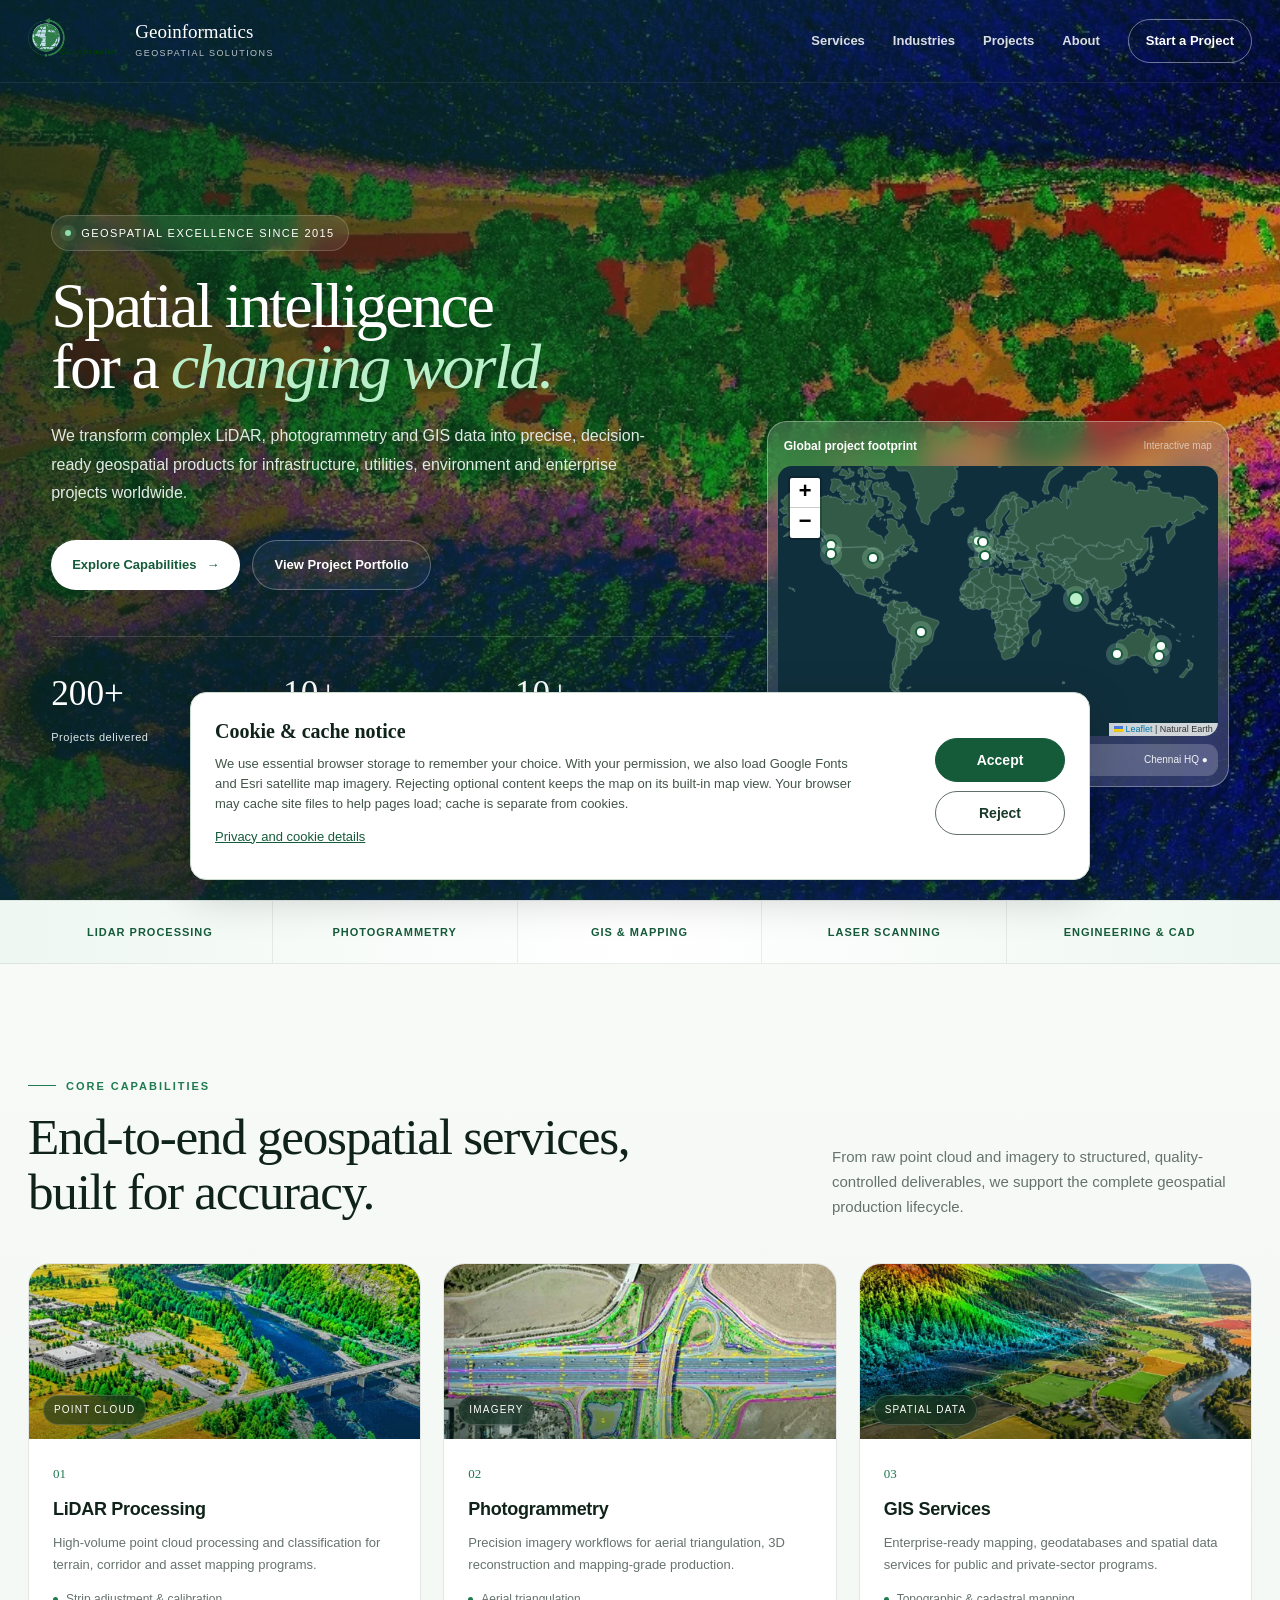
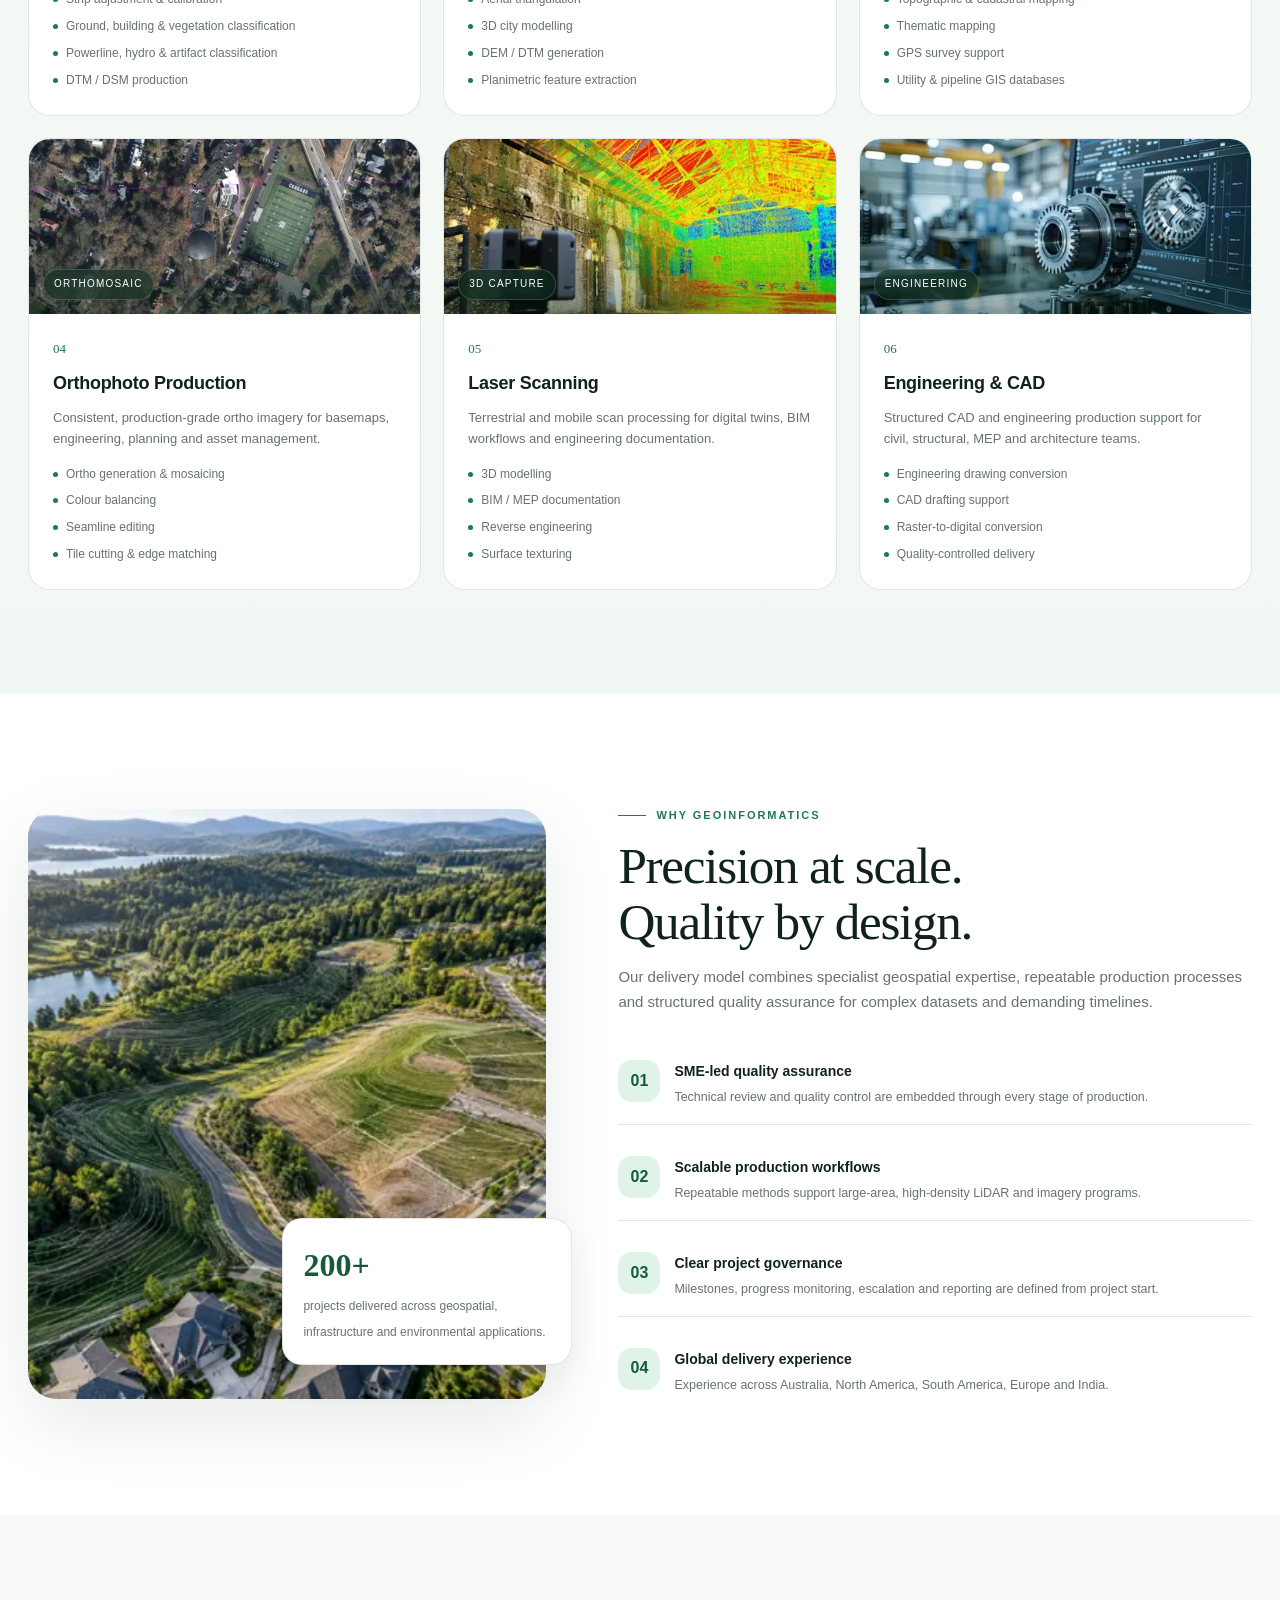
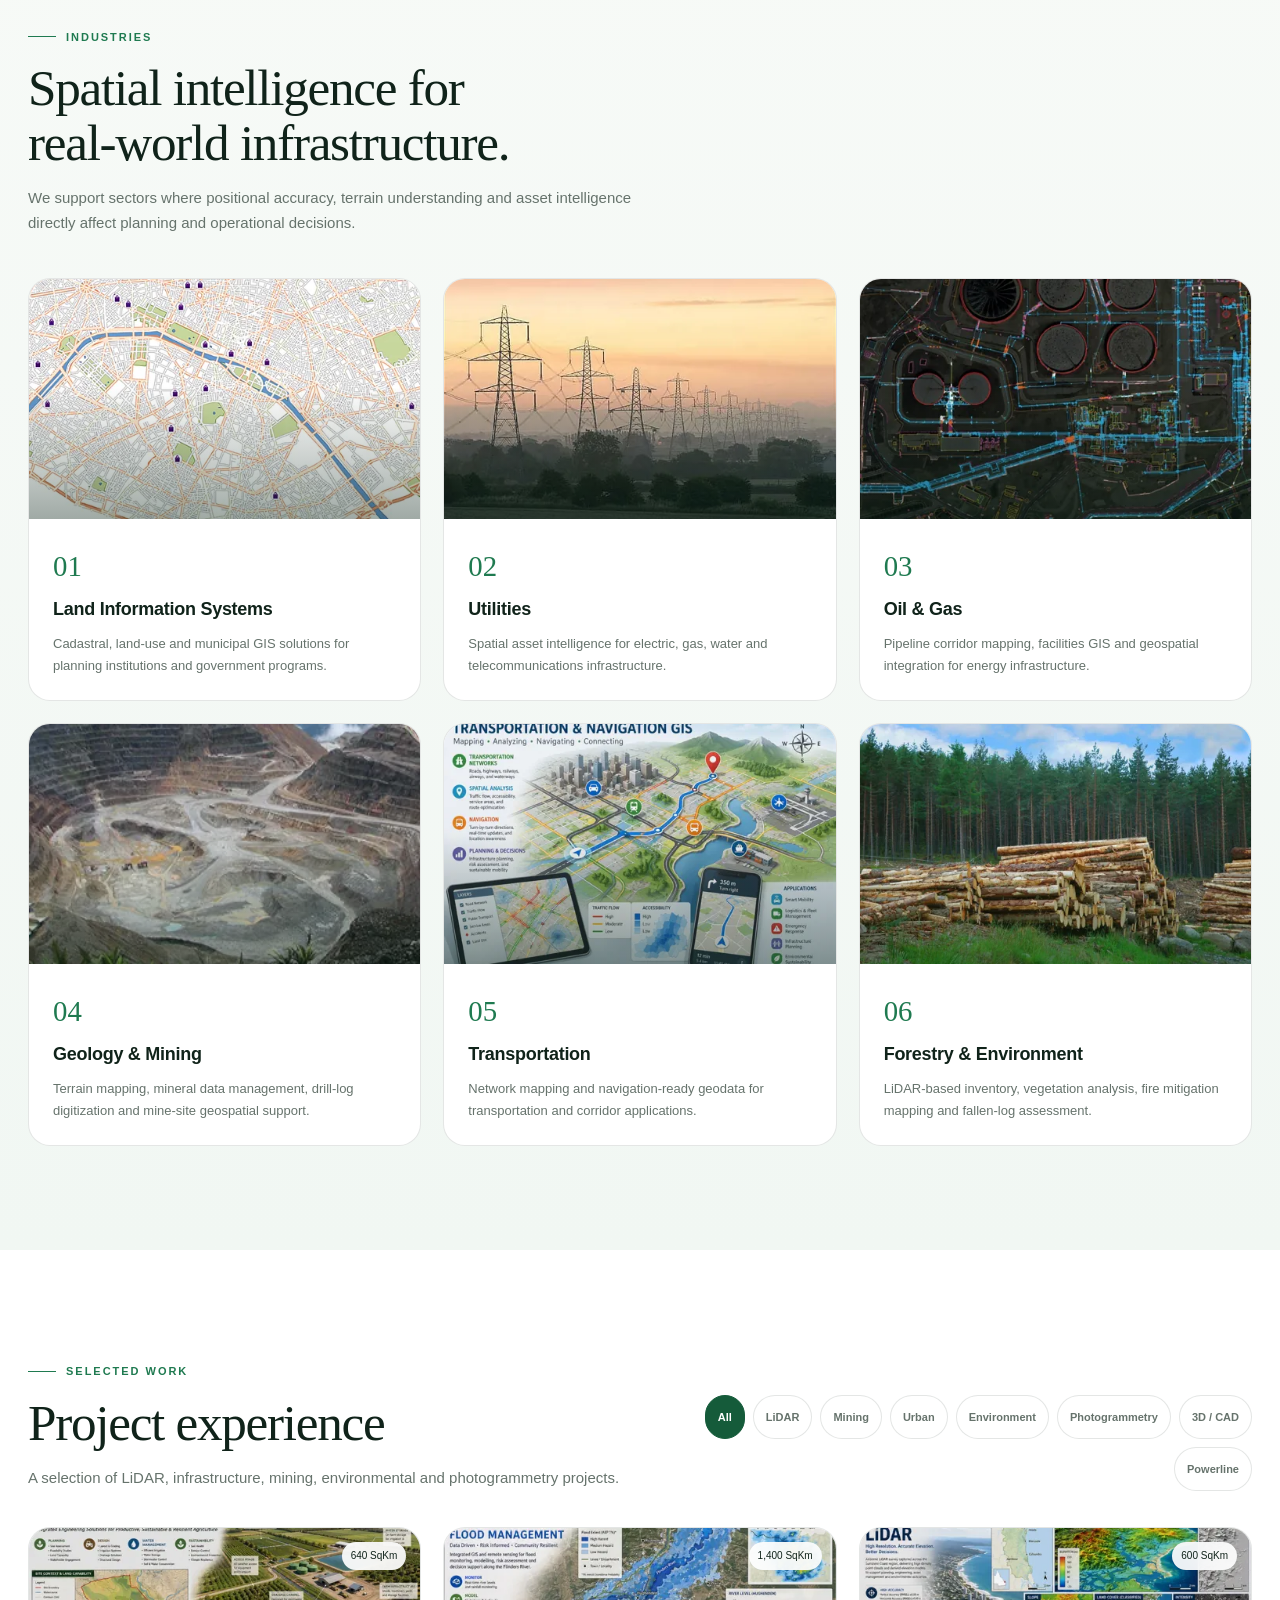
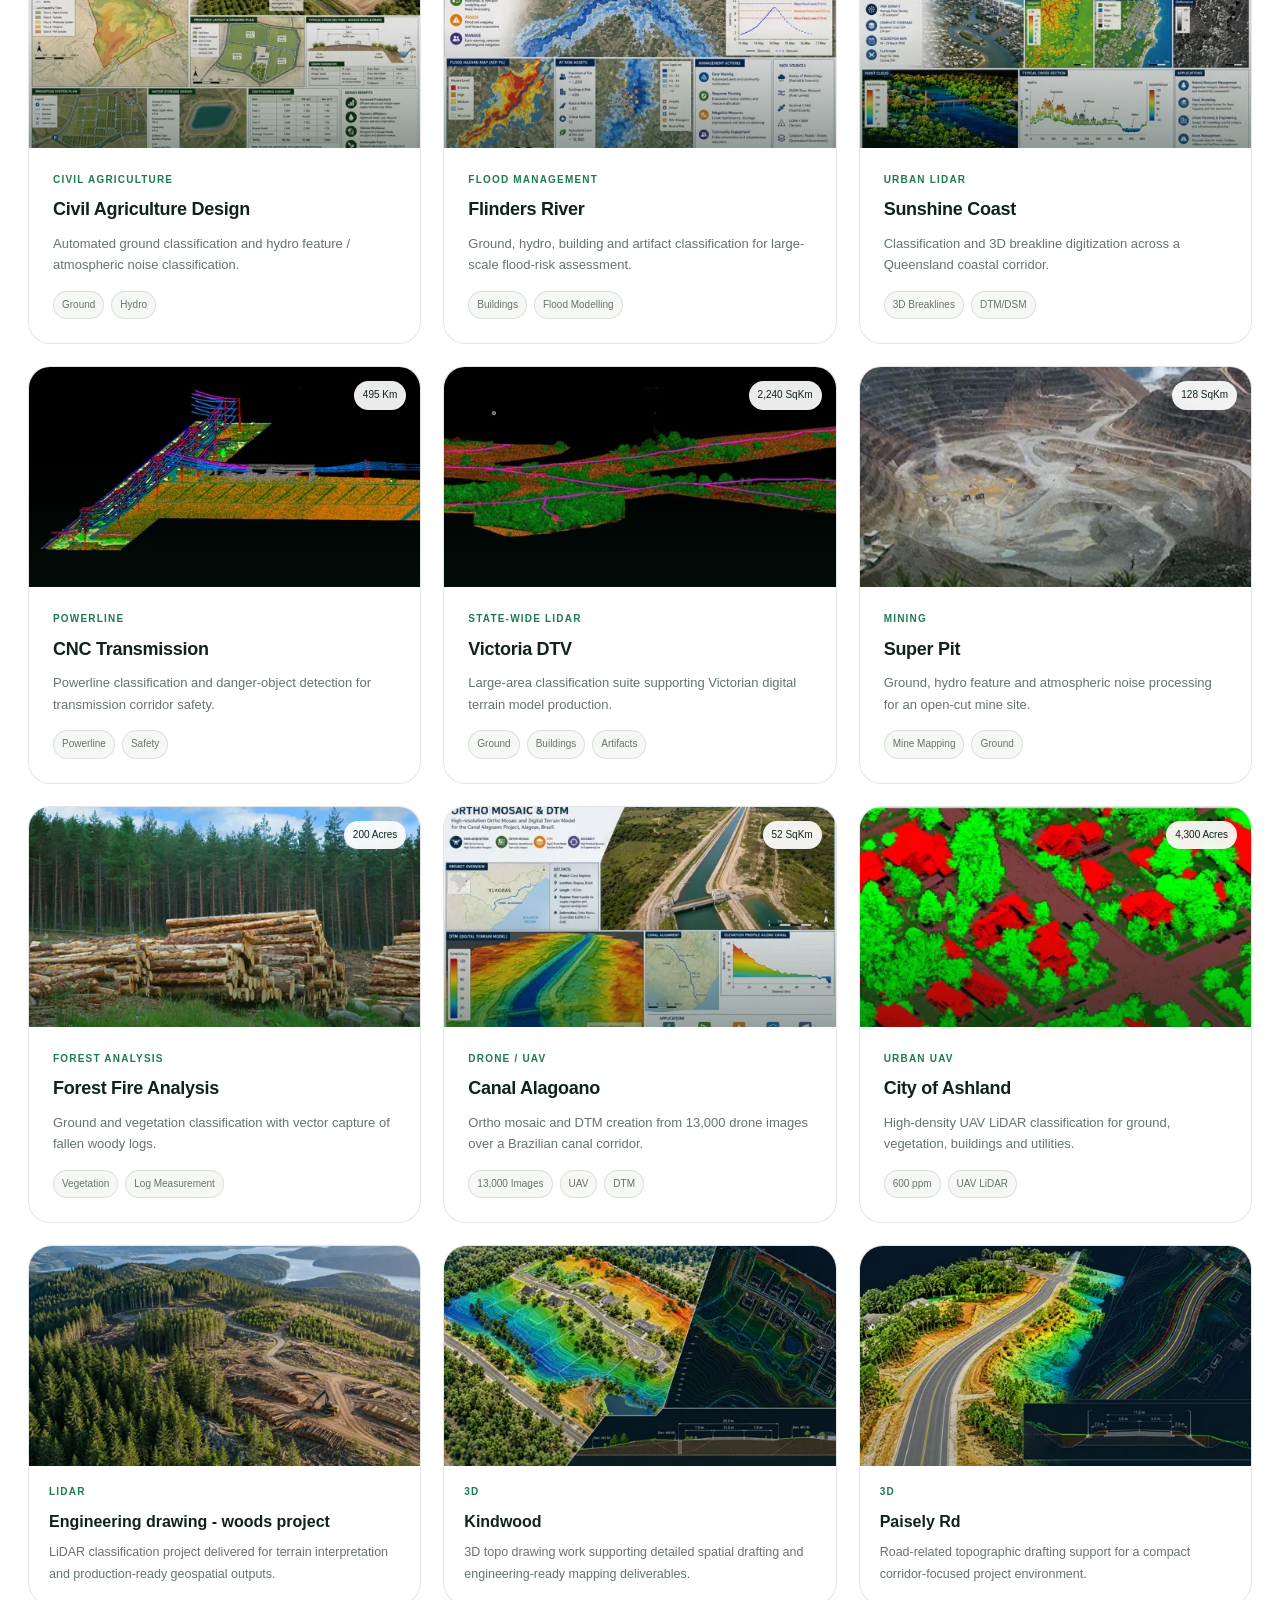
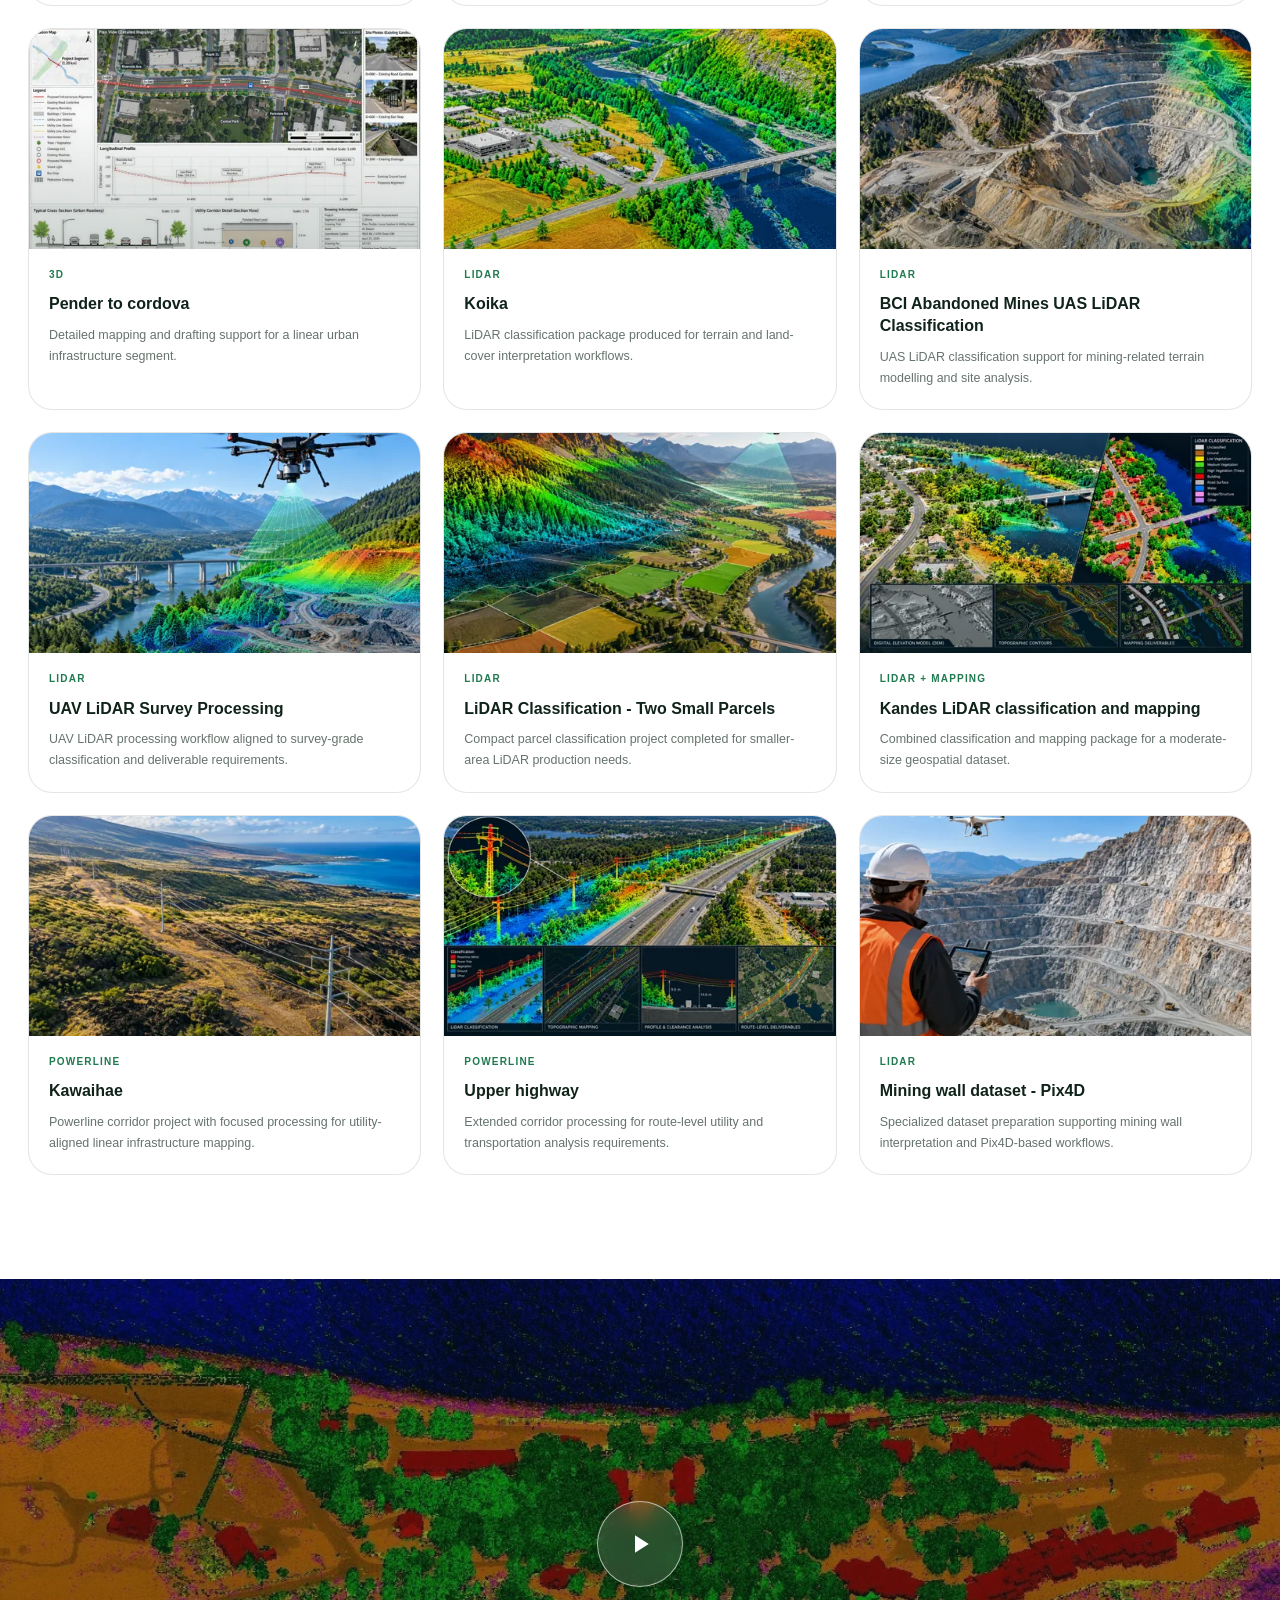
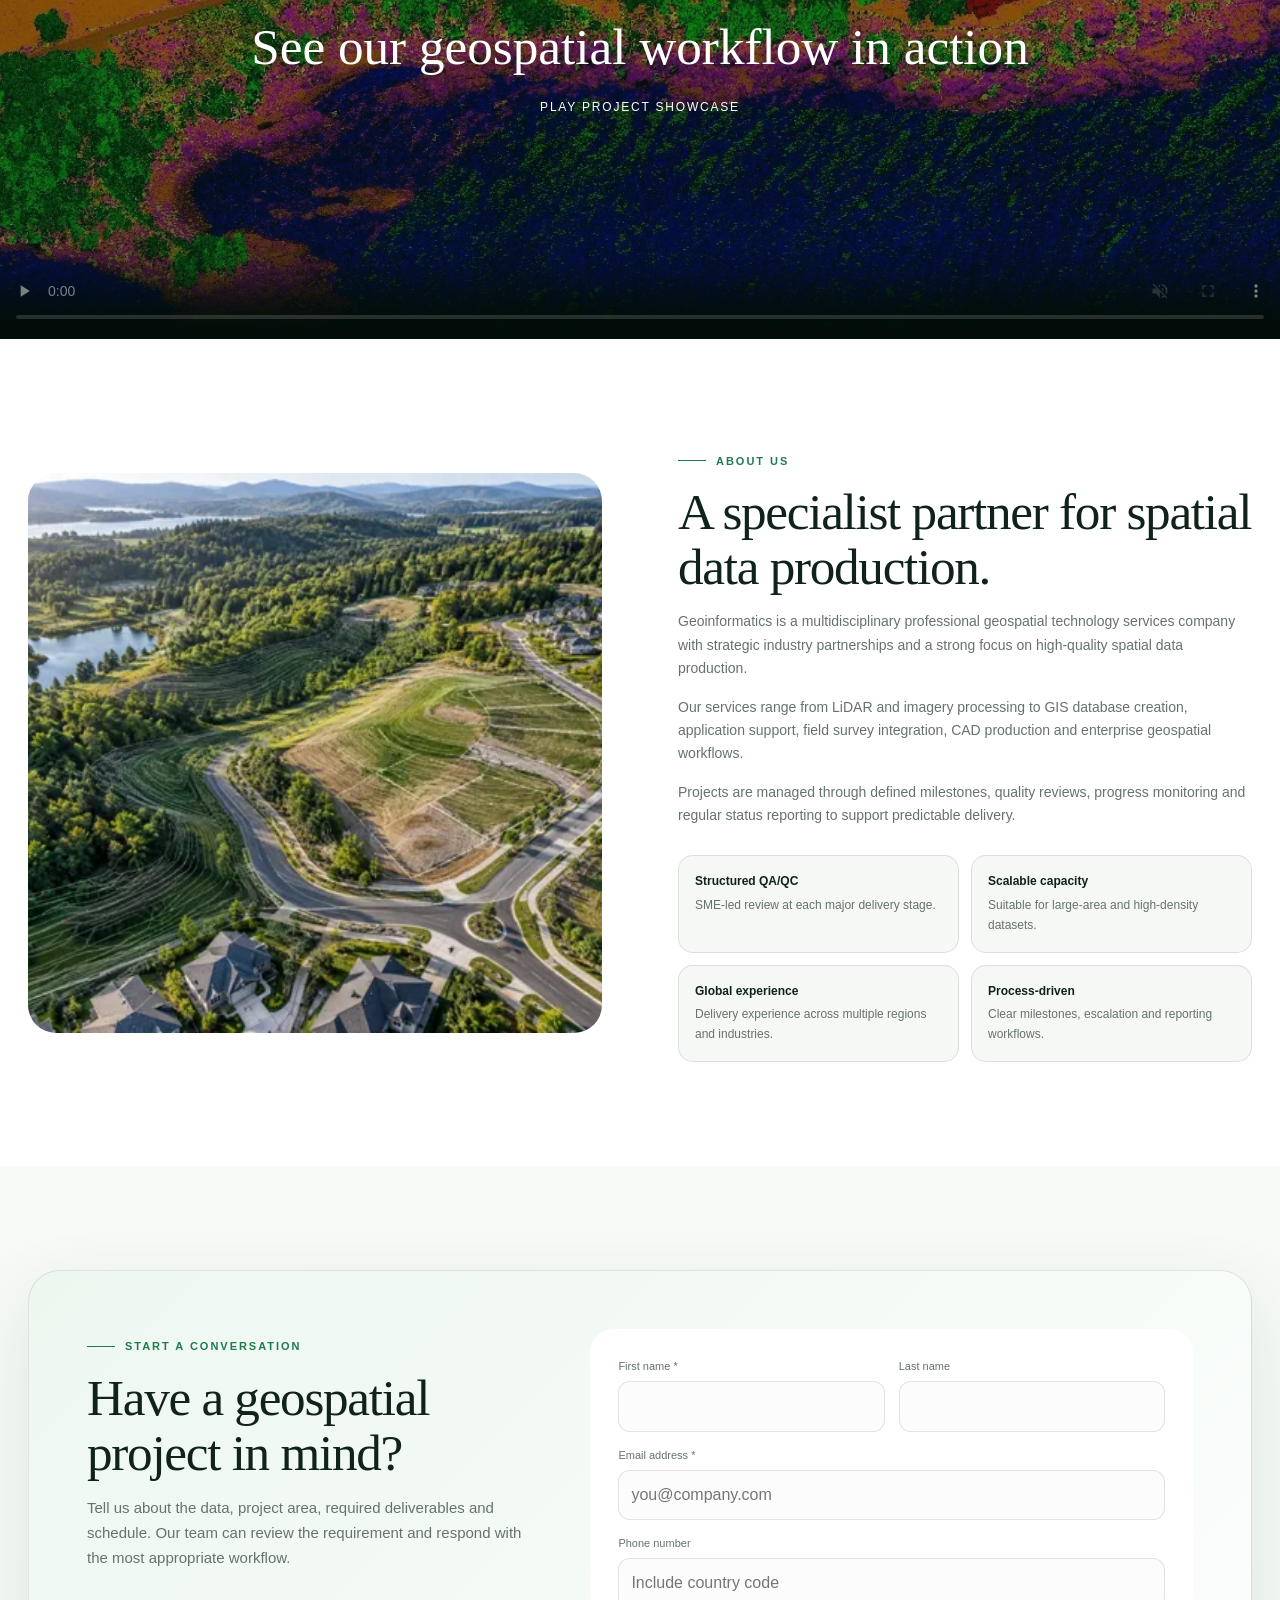
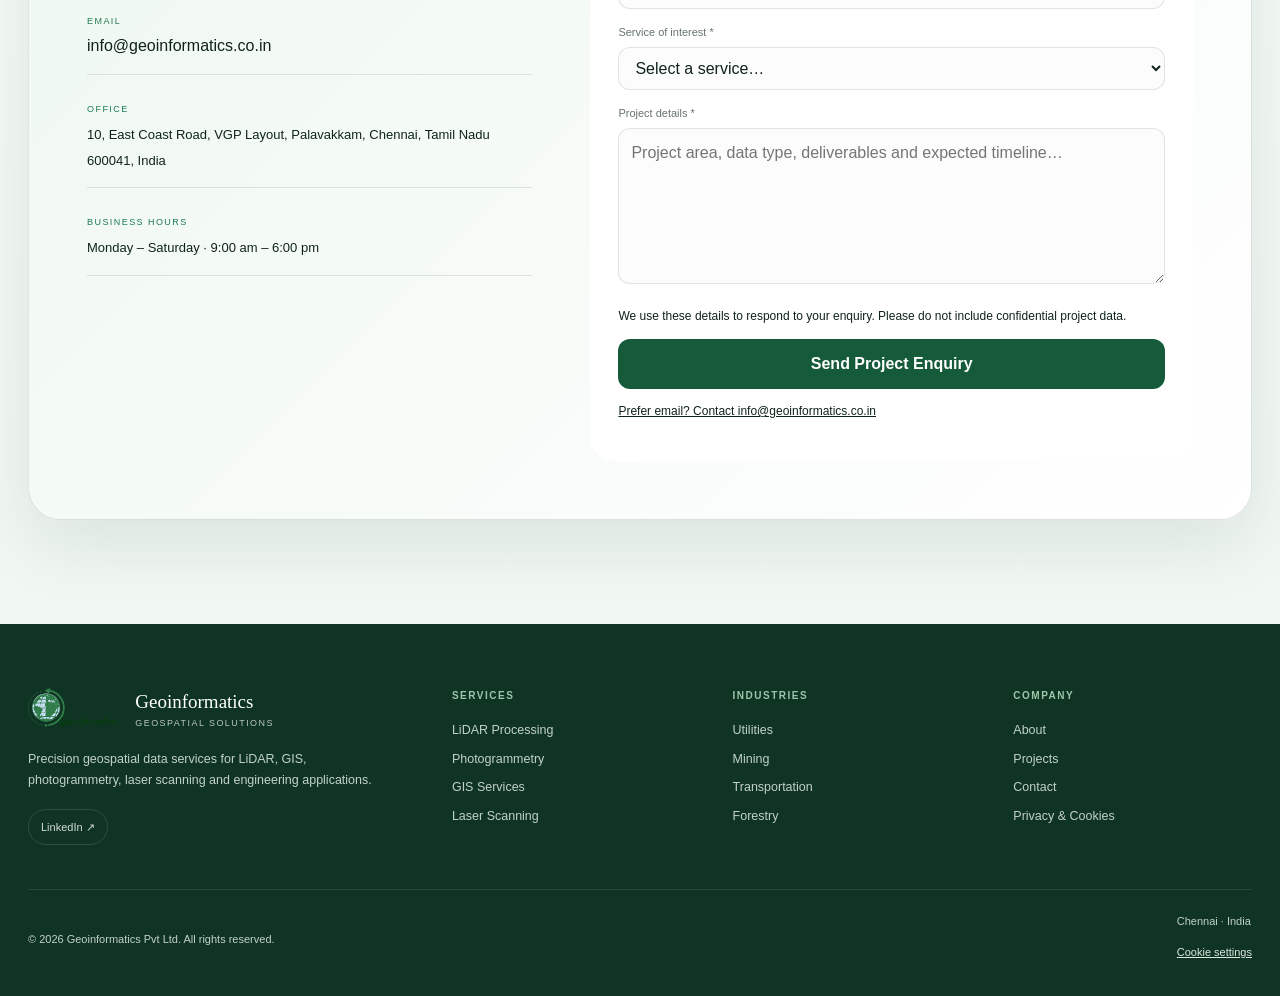
<file: index.html>
<!DOCTYPE html>
<html lang="en">
<head>
<meta charset="UTF-8"/>
<meta name="viewport" content="width=device-width, initial-scale=1.0"/>
<meta name="description" content="Geoinformatics — LiDAR, GIS, photogrammetry, laser scanning and spatial intelligence services."/>
<link rel="icon" type="image/png" href="images/Logo.png"/>
<title>Geoinformatics — Spatial Intelligence & Geospatial Services</title>
<link rel="canonical" href="https://website-tau-sand-78.vercel.app/">
<meta property="og:type" content="website">
<meta property="og:title" content="Geoinformatics — Spatial Intelligence & Geospatial Services">
<meta property="og:description" content="LiDAR processing, photogrammetry, GIS and engineering services. Explore our global project portfolio.">
<meta property="og:url" content="https://website-tau-sand-78.vercel.app/">
<meta property="og:image" content="https://website-tau-sand-78.vercel.app/images/Cover.jpg">
<meta name="twitter:card" content="summary_large_image">
<meta name="theme-color" content="#155b3a">
<link rel="preload" as="image" href="assets/cover.webp" fetchpriority="high">

<link rel="stylesheet" href="assets/vendor/leaflet/leaflet.css"/>

<link rel="stylesheet" href="assets/site.css">
</head>
<body>
<a class="skip-link" href="#main-content">Skip to content</a>

<header class="nav" id="nav">
  <div class="container nav-inner">
    <a href="#home" class="brand">
      <img src="images/Logo.png" alt="Geoinformatics logo">
      <div>
        <div class="brand-name">Geoinformatics</div>
        <div class="brand-sub">Geospatial Solutions</div>
      </div>
    </a>
    <nav class="nav-links" id="navLinks">
      <a href="#services">Services</a>
      <a href="#industries">Industries</a>
      <a href="#projects">Projects</a>
      <a href="#about">About</a>
      <a class="nav-cta" href="#contact">Start a Project</a>
    </nav>
    <button class="menu-btn" id="menuBtn" aria-label="Open menu" aria-expanded="false" aria-controls="navLinks" type="button">☰</button>
  </div>
</header>

<main id="main-content">
<section class="hero" id="home">
  <div class="container hero-grid">
    <div>
      <div class="hero-kicker reveal"><span class="dot"></span> Geospatial excellence since 2015</div>
      <h1 class="reveal">Spatial intelligence<br>for a <em>changing world.</em></h1>
      <p class="reveal">We transform complex LiDAR, photogrammetry and GIS data into precise, decision-ready geospatial products for infrastructure, utilities, environment and enterprise projects worldwide.</p>
      <div class="hero-actions reveal">
        <a class="btn btn-primary" href="#services">Explore Capabilities <span>→</span></a>
        <a class="btn btn-ghost" href="#projects">View Project Portfolio</a>
      </div>
      <div class="hero-stats reveal">
        <div class="stat"><strong><span class="count" data-target="200">200</span>+</strong><span>Projects delivered</span></div>
        <div class="stat"><strong><span class="count" data-target="10">10</span>+</strong><span>Countries served</span></div>
        <div class="stat"><strong><span class="count" data-target="10">10</span>+</strong><span>Years of expertise</span></div>
      </div>
    </div>

    <div class="hero-panel reveal">
      <div class="hero-panel-top">
        <span>Global project footprint</span>
        <span>Interactive map</span>
      </div>
      <div id="client-map" aria-label="Map of project locations"><p class="map-fallback">Project experience across Australia, North America, South America, Europe and India.</p></div>
      <div class="map-chip">
        <span>11 locations across 5 continents</span>
        <span>Chennai HQ ●</span>
      </div>
    </div>
  </div>
</section>

<section class="cap-strip">
  <div class="container cap-row">
    <div class="cap-item">LiDAR Processing</div>
    <div class="cap-item">Photogrammetry</div>
    <div class="cap-item">GIS & Mapping</div>
    <div class="cap-item">Laser Scanning</div>
    <div class="cap-item">Engineering & CAD</div>
  </div>
</section>

<section class="section soft" id="services">
  <div class="container">
    <div class="services-head reveal">
      <div>
        <div class="eyebrow">Core capabilities</div>
        <h2 class="section-title">End-to-end geospatial services,<br>built for accuracy.</h2>
      </div>
      <p class="section-copy">From raw point cloud and imagery to structured, quality-controlled deliverables, we support the complete geospatial production lifecycle.</p>
    </div>

    <div class="grid-3">
      <article class="card service-card reveal">
        <div class="card-media"><img src="assets/chatgpt-image-sep-27-2026-06-50-05-pm-4.webp" alt="LiDAR point cloud classification" width="1000" height="750" loading="lazy" decoding="async" srcset="assets/chatgpt-image-sep-27-2026-06-50-05-pm-4-500.webp 500w, assets/chatgpt-image-sep-27-2026-06-50-05-pm-4.webp 1000w" sizes="(max-width: 640px) calc(100vw - 28px), (max-width: 980px) 46vw, 32vw"><span class="tag">Point Cloud</span></div>
        <div class="card-body"><div class="num">01</div><h3>LiDAR Processing</h3><p>High-volume point cloud processing and classification for terrain, corridor and asset mapping programs.</p><ul><li>Strip adjustment & calibration</li><li>Ground, building & vegetation classification</li><li>Powerline, hydro & artifact classification</li><li>DTM / DSM production</li></ul></div>
      </article>

      <article class="card service-card reveal">
        <div class="card-media"><img src="assets/photogrametry.webp" alt="Photogrammetry processing" width="700" height="467" loading="lazy" decoding="async" srcset="assets/photogrametry-500.webp 500w, assets/photogrametry.webp 700w" sizes="(max-width: 640px) calc(100vw - 28px), (max-width: 980px) 46vw, 32vw"><span class="tag">Imagery</span></div>
        <div class="card-body"><div class="num">02</div><h3>Photogrammetry</h3><p>Precision imagery workflows for aerial triangulation, 3D reconstruction and mapping-grade production.</p><ul><li>Aerial triangulation</li><li>3D city modelling</li><li>DEM / DTM generation</li><li>Planimetric feature extraction</li></ul></div>
      </article>

      <article class="card service-card reveal">
        <div class="card-media"><img src="assets/chatgpt-image-sep-27-2026-06-50-12-pm-7.webp" alt="GIS mapping" width="1000" height="750" loading="lazy" decoding="async" srcset="assets/chatgpt-image-sep-27-2026-06-50-12-pm-7-500.webp 500w, assets/chatgpt-image-sep-27-2026-06-50-12-pm-7.webp 1000w" sizes="(max-width: 640px) calc(100vw - 28px), (max-width: 980px) 46vw, 32vw"><span class="tag">Spatial Data</span></div>
        <div class="card-body"><div class="num">03</div><h3>GIS Services</h3><p>Enterprise-ready mapping, geodatabases and spatial data services for public and private-sector programs.</p><ul><li>Topographic & cadastral mapping</li><li>Thematic mapping</li><li>GPS survey support</li><li>Utility & pipeline GIS databases</li></ul></div>
      </article>

      <article class="card service-card reveal">
        <div class="card-media"><img src="assets/ortho.webp" alt="Orthophoto production" width="1000" height="490" loading="lazy" decoding="async" srcset="assets/ortho-500.webp 500w, assets/ortho.webp 1000w" sizes="(max-width: 640px) calc(100vw - 28px), (max-width: 980px) 46vw, 32vw"><span class="tag">Orthomosaic</span></div>
        <div class="card-body"><div class="num">04</div><h3>Orthophoto Production</h3><p>Consistent, production-grade ortho imagery for basemaps, engineering, planning and asset management.</p><ul><li>Ortho generation & mosaicing</li><li>Colour balancing</li><li>Seamline editing</li><li>Tile cutting & edge matching</li></ul></div>
      </article>

      <article class="card service-card reveal">
        <div class="card-media"><img src="assets/laser.webp" alt="Laser scanning" width="1000" height="561" loading="lazy" decoding="async" srcset="assets/laser-500.webp 500w, assets/laser.webp 1000w" sizes="(max-width: 640px) calc(100vw - 28px), (max-width: 980px) 46vw, 32vw"><span class="tag">3D Capture</span></div>
        <div class="card-body"><div class="num">05</div><h3>Laser Scanning</h3><p>Terrestrial and mobile scan processing for digital twins, BIM workflows and engineering documentation.</p><ul><li>3D modelling</li><li>BIM / MEP documentation</li><li>Reverse engineering</li><li>Surface texturing</li></ul></div>
      </article>

      <article class="card service-card reveal">
        <div class="card-media"><img src="assets/engineering.webp" alt="Engineering and CAD" width="638" height="356" loading="lazy" decoding="async" srcset="assets/engineering-500.webp 500w, assets/engineering.webp 638w" sizes="(max-width: 640px) calc(100vw - 28px), (max-width: 980px) 46vw, 32vw"><span class="tag">Engineering</span></div>
        <div class="card-body"><div class="num">06</div><h3>Engineering & CAD</h3><p>Structured CAD and engineering production support for civil, structural, MEP and architecture teams.</p><ul><li>Engineering drawing conversion</li><li>CAD drafting support</li><li>Raster-to-digital conversion</li><li>Quality-controlled delivery</li></ul></div>
      </article>
    </div>
  </div>
</section>

<section class="section">
  <div class="container why-grid">
    <div class="why-image reveal">
      <img src="assets/chatgpt-image-sep-27-2026-06-50-03-pm-2.webp" alt="Geoinformatics operations" width="1000" height="750" loading="lazy" decoding="async" srcset="assets/chatgpt-image-sep-27-2026-06-50-03-pm-2-500.webp 500w, assets/chatgpt-image-sep-27-2026-06-50-03-pm-2.webp 1000w" sizes="(max-width: 640px) calc(100vw - 28px), (max-width: 980px) 46vw, 32vw">
      <div class="floating-card"><strong>200+</strong><span>projects delivered across geospatial, infrastructure and environmental applications.</span></div>
    </div>
    <div class="reveal">
      <div class="eyebrow">Why Geoinformatics</div>
      <h2 class="section-title">Precision at scale.<br>Quality by design.</h2>
      <p class="section-copy">Our delivery model combines specialist geospatial expertise, repeatable production processes and structured quality assurance for complex datasets and demanding timelines.</p>
      <div class="points">
        <div class="point"><div class="point-icon">01</div><div><h4>SME-led quality assurance</h4><p>Technical review and quality control are embedded through every stage of production.</p></div></div>
        <div class="point"><div class="point-icon">02</div><div><h4>Scalable production workflows</h4><p>Repeatable methods support large-area, high-density LiDAR and imagery programs.</p></div></div>
        <div class="point"><div class="point-icon">03</div><div><h4>Clear project governance</h4><p>Milestones, progress monitoring, escalation and reporting are defined from project start.</p></div></div>
        <div class="point"><div class="point-icon">04</div><div><h4>Global delivery experience</h4><p>Experience across Australia, North America, South America, Europe and India.</p></div></div>
      </div>
    </div>
  </div>
</section>

<section class="section soft industries" id="industries">
  <div class="container">
    <div class="reveal">
      <div class="eyebrow">Industries</div>
      <h2 class="section-title">Spatial intelligence for<br>real-world infrastructure.</h2>
      <p class="section-copy">We support sectors where positional accuracy, terrain understanding and asset intelligence directly affect planning and operational decisions.</p>
    </div>

    <div class="grid-3" style="margin-top:42px">
      <article class="card reveal"><div class="card-media"><img src="assets/guid-map.webp" alt="Land information systems" width="600" height="442" loading="lazy" decoding="async" srcset="assets/guid-map-500.webp 500w, assets/guid-map.webp 600w" sizes="(max-width: 640px) calc(100vw - 28px), (max-width: 980px) 46vw, 32vw"></div><div class="card-body"><div class="industry-num">01</div><h3>Land Information Systems</h3><p>Cadastral, land-use and municipal GIS solutions for planning institutions and government programs.</p></div></article>
      <article class="card reveal"><div class="card-media"><img src="assets/pylon-2014412b.webp" alt="Utility mapping" width="620" height="388" loading="lazy" decoding="async" srcset="assets/pylon-2014412b-500.webp 500w, assets/pylon-2014412b.webp 620w" sizes="(max-width: 640px) calc(100vw - 28px), (max-width: 980px) 46vw, 32vw"></div><div class="card-body"><div class="industry-num">02</div><h3>Utilities</h3><p>Spatial asset intelligence for electric, gas, water and telecommunications infrastructure.</p></div></article>
      <article class="card reveal"><div class="card-media"><img src="assets/oil-and-gas.webp" alt="Oil and gas" width="796" height="537" loading="lazy" decoding="async" srcset="assets/oil-and-gas-500.webp 500w, assets/oil-and-gas.webp 796w" sizes="(max-width: 640px) calc(100vw - 28px), (max-width: 980px) 46vw, 32vw"></div><div class="card-body"><div class="industry-num">03</div><h3>Oil & Gas</h3><p>Pipeline corridor mapping, facilities GIS and geospatial integration for energy infrastructure.</p></div></article>
      <article class="card reveal"><div class="card-media"><img src="assets/mine.webp" alt="Mining" width="1000" height="377" loading="lazy" decoding="async" srcset="assets/mine-500.webp 500w, assets/mine.webp 1000w" sizes="(max-width: 640px) calc(100vw - 28px), (max-width: 980px) 46vw, 32vw"></div><div class="card-body"><div class="industry-num">04</div><h3>Geology & Mining</h3><p>Terrain mapping, mineral data management, drill-log digitization and mine-site geospatial support.</p></div></article>
      <article class="card reveal"><div class="card-media"><img src="assets/transport.webp" alt="Transportation" width="1000" height="667" loading="lazy" decoding="async" srcset="assets/transport-500.webp 500w, assets/transport.webp 1000w" sizes="(max-width: 640px) calc(100vw - 28px), (max-width: 980px) 46vw, 32vw"></div><div class="card-body"><div class="industry-num">05</div><h3>Transportation</h3><p>Network mapping and navigation-ready geodata for transportation and corridor applications.</p></div></article>
      <article class="card reveal"><div class="card-media"><img src="assets/logging-operation.webp" alt="Forestry" width="1000" height="665" loading="lazy" decoding="async" srcset="assets/logging-operation-500.webp 500w, assets/logging-operation.webp 1000w" sizes="(max-width: 640px) calc(100vw - 28px), (max-width: 980px) 46vw, 32vw"></div><div class="card-body"><div class="industry-num">06</div><h3>Forestry & Environment</h3><p>LiDAR-based inventory, vegetation analysis, fire mitigation mapping and fallen-log assessment.</p></div></article>
    </div>
  </div>
</section>

<section class="section" id="projects">
  <div class="container">
    <div class="project-toolbar reveal">
      <div>
        <div class="eyebrow">Selected work</div>
        <h2 class="section-title">Project experience</h2>
        <p class="section-copy">A selection of LiDAR, infrastructure, mining, environmental and photogrammetry projects.</p>
      </div>
      <div class="filters" role="group" aria-label="Filter projects">
        <button type="button" aria-pressed="true" class="filter-btn active" onclick="filterProjects('all',this)">All</button>
        <button type="button" aria-pressed="false" class="filter-btn" onclick="filterProjects('lidar',this)">LiDAR</button>
        <button type="button" aria-pressed="false" class="filter-btn" onclick="filterProjects('mining',this)">Mining</button>
        <button type="button" aria-pressed="false" class="filter-btn" onclick="filterProjects('urban',this)">Urban</button>
        <button type="button" aria-pressed="false" class="filter-btn" onclick="filterProjects('environment',this)">Environment</button>
        <button type="button" aria-pressed="false" class="filter-btn" onclick="filterProjects('photogrammetry',this)">Photogrammetry</button>
<button type="button" aria-pressed="false" class="filter-btn" onclick="filterProjects('cad',this)">3D / CAD</button>
<button type="button" aria-pressed="false" class="filter-btn" onclick="filterProjects('powerline',this)">Powerline</button>
      </div>
    </div>

    
<div class="grid-3" id="projectGrid">
  <article class="card project-card reveal" data-project data-cat="lidar urban">
    <div class="card-media"><img src="assets/civil-agriculture-design.webp" alt="Civil Agriculture Design" width="1000" height="667" loading="lazy" decoding="async" srcset="assets/civil-agriculture-design-500.webp 500w, assets/civil-agriculture-design.webp 1000w" sizes="(max-width: 640px) calc(100vw - 28px), (max-width: 980px) 46vw, 32vw"><span class="area-badge">640 SqKm</span></div>
    <div class="card-body">
      <div class="project-type">Civil Agriculture</div>
      <h3>Civil Agriculture Design</h3>
      <p>Automated ground classification and hydro feature / atmospheric noise classification.</p>
      <div class="mini-list"><span>Ground</span><span>Hydro</span></div></div>
  </article>

  <article class="card project-card reveal" data-project data-cat="lidar environment">
    <div class="card-media"><img src="assets/flinders-river-flood-management.webp" alt="Flinders River flood management" width="1000" height="667" loading="lazy" decoding="async" srcset="assets/flinders-river-flood-management-500.webp 500w, assets/flinders-river-flood-management.webp 1000w" sizes="(max-width: 640px) calc(100vw - 28px), (max-width: 980px) 46vw, 32vw"><span class="area-badge">1,400 SqKm</span></div>
    <div class="card-body">
      <div class="project-type">Flood Management</div>
      <h3>Flinders River</h3>
      <p>Ground, hydro, building and artifact classification for large-scale flood-risk assessment.</p>
      <div class="mini-list"><span>Buildings</span><span>Flood Modelling</span></div></div>
  </article>

  <article class="card project-card reveal" data-project data-cat="lidar urban">
    <div class="card-media"><img src="assets/sunshine-coast.webp" alt="Sunshine Coast LiDAR" width="1000" height="667" loading="lazy" decoding="async" srcset="assets/sunshine-coast-500.webp 500w, assets/sunshine-coast.webp 1000w" sizes="(max-width: 640px) calc(100vw - 28px), (max-width: 980px) 46vw, 32vw"><span class="area-badge">600 SqKm</span></div>
    <div class="card-body">
      <div class="project-type">Urban LiDAR</div>
      <h3>Sunshine Coast</h3>
      <p>Classification and 3D breakline digitization across a Queensland coastal corridor.</p>
      <div class="mini-list"><span>3D Breaklines</span><span>DTM/DSM</span></div></div>
  </article>

  <article class="card project-card reveal" data-project data-cat="lidar powerline">
    <div class="card-media"><img src="assets/powerline-classification.webp" alt="Powerline danger detection" width="1000" height="644" loading="lazy" decoding="async" srcset="assets/powerline-classification-500.webp 500w, assets/powerline-classification.webp 1000w" sizes="(max-width: 640px) calc(100vw - 28px), (max-width: 980px) 46vw, 32vw"><span class="area-badge">495 Km</span></div>
    <div class="card-body">
      <div class="project-type">Powerline</div>
      <h3>CNC Transmission</h3>
      <p>Powerline classification and danger-object detection for transmission corridor safety.</p>
      <div class="mini-list"><span>Powerline</span><span>Safety</span></div></div>
  </article>

  <article class="card project-card reveal" data-project data-cat="lidar urban">
    <div class="card-media"><img src="assets/powerline-03.webp" alt="Victoria DTV" width="1000" height="532" loading="lazy" decoding="async" srcset="assets/powerline-03-500.webp 500w, assets/powerline-03.webp 1000w" sizes="(max-width: 640px) calc(100vw - 28px), (max-width: 980px) 46vw, 32vw"><span class="area-badge">2,240 SqKm</span></div>
    <div class="card-body">
      <div class="project-type">State-wide LiDAR</div>
      <h3>Victoria DTV</h3>
      <p>Large-area classification suite supporting Victorian digital terrain model production.</p>
      <div class="mini-list"><span>Ground</span><span>Buildings</span><span>Artifacts</span></div></div>
  </article>

  <article class="card project-card reveal" data-project data-cat="mining">
    <div class="card-media"><img src="assets/mine.webp" alt="Super Pit mapping" width="1000" height="377" loading="lazy" decoding="async" srcset="assets/mine-500.webp 500w, assets/mine.webp 1000w" sizes="(max-width: 640px) calc(100vw - 28px), (max-width: 980px) 46vw, 32vw"><span class="area-badge">128 SqKm</span></div>
    <div class="card-body">
      <div class="project-type">Mining</div>
      <h3>Super Pit</h3>
      <p>Ground, hydro feature and atmospheric noise processing for an open-cut mine site.</p>
      <div class="mini-list"><span>Mine Mapping</span><span>Ground</span></div></div>
  </article>

  <article class="card project-card reveal" data-project data-cat="environment lidar">
    <div class="card-media"><img src="assets/logging-operation.webp" alt="Forest fire analysis" width="1000" height="665" loading="lazy" decoding="async" srcset="assets/logging-operation-500.webp 500w, assets/logging-operation.webp 1000w" sizes="(max-width: 640px) calc(100vw - 28px), (max-width: 980px) 46vw, 32vw"><span class="area-badge">200 Acres</span></div>
    <div class="card-body">
      <div class="project-type">Forest Analysis</div>
      <h3>Forest Fire Analysis</h3>
      <p>Ground and vegetation classification with vector capture of fallen woody logs.</p>
      <div class="mini-list"><span>Vegetation</span><span>Log Measurement</span></div></div>
  </article>

  <article class="card project-card reveal" data-project data-cat="photogrammetry">
    <div class="card-media"><img src="assets/canal-alagoano-ortho-mosaic-dtm.webp" alt="Canal Alagoano" width="1000" height="667" loading="lazy" decoding="async" srcset="assets/canal-alagoano-ortho-mosaic-dtm-500.webp 500w, assets/canal-alagoano-ortho-mosaic-dtm.webp 1000w" sizes="(max-width: 640px) calc(100vw - 28px), (max-width: 980px) 46vw, 32vw"><span class="area-badge">52 SqKm</span></div>
    <div class="card-body">
      <div class="project-type">Drone / UAV</div>
      <h3>Canal Alagoano</h3>
      <p>Ortho mosaic and DTM creation from 13,000 drone images over a Brazilian canal corridor.</p>
      <div class="mini-list"><span>13,000 Images</span><span>UAV</span><span>DTM</span></div></div>
  </article>

  <article class="card project-card reveal" data-project data-cat="urban lidar">
    <div class="card-media"><img src="assets/lidar-classifcation-ashland.webp" alt="City of Ashland" width="1000" height="386" loading="lazy" decoding="async" srcset="assets/lidar-classifcation-ashland-500.webp 500w, assets/lidar-classifcation-ashland.webp 1000w" sizes="(max-width: 640px) calc(100vw - 28px), (max-width: 980px) 46vw, 32vw"><span class="area-badge">4,300 Acres</span></div>
    <div class="card-body">
      <div class="project-type">Urban UAV</div>
      <h3>City of Ashland</h3>
      <p>High-density UAV LiDAR classification for ground, vegetation, buildings and utilities.</p>
      <div class="mini-list"><span>600 ppm</span><span>UAV LiDAR</span></div></div>
  </article>

    <article class="mini-project" data-project data-cat="lidar">
      <div class="mini-project-media"><img src="assets/chatgpt-image-sep-27-2026-06-50-01-pm-1.webp" alt="Engineering drawing - woods project" width="1000" height="750" loading="lazy" decoding="async" srcset="assets/chatgpt-image-sep-27-2026-06-50-01-pm-1-500.webp 500w, assets/chatgpt-image-sep-27-2026-06-50-01-pm-1.webp 1000w" sizes="(max-width: 640px) calc(100vw - 28px), (max-width: 980px) 46vw, 32vw"></div>
      <div class="topline"><span class="ptype">LiDAR</span></div>
      <h4>Engineering drawing - woods project</h4>
      <p>LiDAR classification project delivered for terrain interpretation and production-ready geospatial outputs.</p>
    </article>

    <article class="mini-project" data-project data-cat="cad">
      <div class="mini-project-media"><img src="assets/kindwood.webp" alt="Kindwood project" width="1000" height="563" loading="lazy" decoding="async" srcset="assets/kindwood-500.webp 500w, assets/kindwood.webp 1000w" sizes="(max-width: 640px) calc(100vw - 28px), (max-width: 980px) 46vw, 32vw"></div>
      <div class="topline"><span class="ptype">3D</span></div>
      <h4>Kindwood</h4>
      <p>3D topo drawing work supporting detailed spatial drafting and engineering-ready mapping deliverables.</p>
    </article>

    <article class="mini-project" data-project data-cat="cad">
      <div class="mini-project-media"><img src="assets/paisely-rd.webp" alt="Paisely Rd project" width="1000" height="563" loading="lazy" decoding="async" srcset="assets/paisely-rd-500.webp 500w, assets/paisely-rd.webp 1000w" sizes="(max-width: 640px) calc(100vw - 28px), (max-width: 980px) 46vw, 32vw"></div>
      <div class="topline"><span class="ptype">3D</span></div>
      <h4>Paisely Rd</h4>
      <p>Road-related topographic drafting support for a compact corridor-focused project environment.</p>
    </article>

    <article class="mini-project" data-project data-cat="cad">
      <div class="mini-project-media"><img src="assets/pender-to-cordova.webp" alt="Pender to cordova project" width="1000" height="667" loading="lazy" decoding="async" srcset="assets/pender-to-cordova-500.webp 500w, assets/pender-to-cordova.webp 1000w" sizes="(max-width: 640px) calc(100vw - 28px), (max-width: 980px) 46vw, 32vw"></div>
      <div class="topline"><span class="ptype">3D</span></div>
      <h4>Pender to cordova</h4>
      <p>Detailed mapping and drafting support for a linear urban infrastructure segment.</p>
    </article>

    <article class="mini-project" data-project data-cat="lidar">
      <div class="mini-project-media"><img src="assets/chatgpt-image-sep-27-2026-06-50-05-pm-4.webp" alt="Koika project" width="1000" height="750" loading="lazy" decoding="async" srcset="assets/chatgpt-image-sep-27-2026-06-50-05-pm-4-500.webp 500w, assets/chatgpt-image-sep-27-2026-06-50-05-pm-4.webp 1000w" sizes="(max-width: 640px) calc(100vw - 28px), (max-width: 980px) 46vw, 32vw"></div>
      <div class="topline"><span class="ptype">LiDAR</span></div>
      <h4>Koika</h4>
      <p>LiDAR classification package produced for terrain and land-cover interpretation workflows.</p>
    </article>

    <article class="mini-project" data-project data-cat="lidar mining">
      <div class="mini-project-media"><img src="assets/chatgpt-image-sep-27-2026-06-50-08-pm-5.webp" alt="BCI Abandoned Mines project" width="1000" height="750" loading="lazy" decoding="async" srcset="assets/chatgpt-image-sep-27-2026-06-50-08-pm-5-500.webp 500w, assets/chatgpt-image-sep-27-2026-06-50-08-pm-5.webp 1000w" sizes="(max-width: 640px) calc(100vw - 28px), (max-width: 980px) 46vw, 32vw"></div>
      <div class="topline"><span class="ptype">LiDAR</span></div>
      <h4>BCI Abandoned Mines UAS LiDAR Classification</h4>
      <p>UAS LiDAR classification support for mining-related terrain modelling and site analysis.</p>
    </article>

    <article class="mini-project" data-project data-cat="lidar">
      <div class="mini-project-media"><img src="assets/chatgpt-image-sep-27-2026-06-50-10-pm-6.webp" alt="UAV LiDAR survey processing project" width="1000" height="750" loading="lazy" decoding="async" srcset="assets/chatgpt-image-sep-27-2026-06-50-10-pm-6-500.webp 500w, assets/chatgpt-image-sep-27-2026-06-50-10-pm-6.webp 1000w" sizes="(max-width: 640px) calc(100vw - 28px), (max-width: 980px) 46vw, 32vw"></div>
      <div class="topline"><span class="ptype">LiDAR</span></div>
      <h4>UAV LiDAR Survey Processing</h4>
      <p>UAV LiDAR processing workflow aligned to survey-grade classification and deliverable requirements.</p>
    </article>

    <article class="mini-project" data-project data-cat="lidar">
      <div class="mini-project-media"><img src="assets/chatgpt-image-sep-27-2026-06-50-12-pm-7.webp" alt="Engineering drawing - Two small parcels project" width="1000" height="750" loading="lazy" decoding="async" srcset="assets/chatgpt-image-sep-27-2026-06-50-12-pm-7-500.webp 500w, assets/chatgpt-image-sep-27-2026-06-50-12-pm-7.webp 1000w" sizes="(max-width: 640px) calc(100vw - 28px), (max-width: 980px) 46vw, 32vw"></div>
      <div class="topline"><span class="ptype">LiDAR</span></div>
      <h4>LiDAR Classification - Two Small Parcels</h4>
      <p>Compact parcel classification project completed for smaller-area LiDAR production needs.</p>
    </article>

    <article class="mini-project" data-project data-cat="lidar">
      <div class="mini-project-media"><img src="assets/kandes-lidar-classification-and-mapping.webp" alt="Kandes mapping project" width="1000" height="563" loading="lazy" decoding="async" srcset="assets/kandes-lidar-classification-and-mapping-500.webp 500w, assets/kandes-lidar-classification-and-mapping.webp 1000w" sizes="(max-width: 640px) calc(100vw - 28px), (max-width: 980px) 46vw, 32vw"></div>
      <div class="topline"><span class="ptype">LiDAR + Mapping</span></div>
      <h4>Kandes LiDAR classification and mapping</h4>
      <p>Combined classification and mapping package for a moderate-size geospatial dataset.</p>
    </article>

    <article class="mini-project" data-project data-cat="lidar powerline">
      <div class="mini-project-media"><img src="assets/chatgpt-image-sep-27-2026-06-50-14-pm-8.webp" alt="Kawaihae powerline project" width="1000" height="750" loading="lazy" decoding="async" srcset="assets/chatgpt-image-sep-27-2026-06-50-14-pm-8-500.webp 500w, assets/chatgpt-image-sep-27-2026-06-50-14-pm-8.webp 1000w" sizes="(max-width: 640px) calc(100vw - 28px), (max-width: 980px) 46vw, 32vw"></div>
      <div class="topline"><span class="ptype">Powerline</span></div>
      <h4>Kawaihae</h4>
      <p>Powerline corridor project with focused processing for utility-aligned linear infrastructure mapping.</p>
    </article>

    <article class="mini-project" data-project data-cat="lidar powerline">
      <div class="mini-project-media"><img src="assets/upper-highway.webp" alt="Upper highway project" width="1000" height="563" loading="lazy" decoding="async" srcset="assets/upper-highway-500.webp 500w, assets/upper-highway.webp 1000w" sizes="(max-width: 640px) calc(100vw - 28px), (max-width: 980px) 46vw, 32vw"></div>
      <div class="topline"><span class="ptype">Powerline</span></div>
      <h4>Upper highway</h4>
      <p>Extended corridor processing for route-level utility and transportation analysis requirements.</p>
    </article>

    <article class="mini-project" data-project data-cat="lidar mining">
      <div class="mini-project-media"><img src="assets/chatgpt-image-sep-27-2026-06-50-15-pm-9.webp" alt="Mining wall dataset project" width="1000" height="750" loading="lazy" decoding="async" srcset="assets/chatgpt-image-sep-27-2026-06-50-15-pm-9-500.webp 500w, assets/chatgpt-image-sep-27-2026-06-50-15-pm-9.webp 1000w" sizes="(max-width: 640px) calc(100vw - 28px), (max-width: 980px) 46vw, 32vw"></div>
      <div class="topline"><span class="ptype">LiDAR</span></div>
      <h4>Mining wall dataset - Pix4D</h4>
      <p>Specialized dataset preparation supporting mining wall interpretation and Pix4D-based workflows.</p>
    </article>
  </div>
</div>
</section>




<section class="video-section">
  <div class="video-wrap reveal">
    <video id="showcase-video" poster="assets/cover.webp" preload="none" muted playsinline controls aria-label="Geoinformatics project showcase">
      <source src="https://geoinformatics.z13.web.core.windows.net/geoinformatics/Videos/lidar.mp4" type="video/mp4">
    </video>
    <button type="button" class="video-overlay" id="play-overlay" aria-label="Play project showcase" onclick="toggleVideo(document.getElementById('showcase-video'))">
      <span class="play">
        <svg width="30" height="30" viewBox="0 0 24 24" fill="#fff"><path d="M8 5v14l11-7z"/></svg>
      </span>
      <span class="video-title">See our geospatial workflow in action</span>
      <span class="video-caption">Play project showcase</span>
    </button>
    <p id="video-status" class="video-status" role="status"></p>
    <button type="button" aria-pressed="true" id="mute-btn" onclick="toggleMute()">🔇 Unmute</button>
  </div>
</section>

<section class="section" id="about">
  <div class="container about-grid">
    <div class="about-photo reveal"><img src="assets/chatgpt-image-sep-27-2026-06-50-03-pm-2.webp" alt="Geoinformatics team and operations" width="1000" height="750" loading="lazy" decoding="async" srcset="assets/chatgpt-image-sep-27-2026-06-50-03-pm-2-500.webp 500w, assets/chatgpt-image-sep-27-2026-06-50-03-pm-2.webp 1000w" sizes="(max-width: 640px) calc(100vw - 28px), (max-width: 980px) 46vw, 32vw"></div>
    <div class="about-copy reveal">
      <div class="eyebrow">About us</div>
      <h2 class="section-title">A specialist partner for spatial data production.</h2>
      <p>Geoinformatics is a multidisciplinary professional geospatial technology services company with strategic industry partnerships and a strong focus on high-quality spatial data production.</p>
      <p>Our services range from LiDAR and imagery processing to GIS database creation, application support, field survey integration, CAD production and enterprise geospatial workflows.</p>
      <p>Projects are managed through defined milestones, quality reviews, progress monitoring and regular status reporting to support predictable delivery.</p>
      <div class="about-highlights">
        <div class="about-hi"><b>Structured QA/QC</b>SME-led review at each major delivery stage.</div>
        <div class="about-hi"><b>Scalable capacity</b>Suitable for large-area and high-density datasets.</div>
        <div class="about-hi"><b>Global experience</b>Delivery experience across multiple regions and industries.</div>
        <div class="about-hi"><b>Process-driven</b>Clear milestones, escalation and reporting workflows.</div>
      </div>
    </div>
  </div>
</section>

<section class="section soft" id="contact">
  <div class="container">
    <div class="contact-shell reveal">
      <div>
        <div class="eyebrow">Start a conversation</div>
        <h2 class="section-title">Have a geospatial project in mind?</h2>
        <p class="section-copy" style="color:var(--muted)">Tell us about the data, project area, required deliverables and schedule. Our team can review the requirement and respond with the most appropriate workflow.</p>
        <div class="contact-details">
          <div class="contact-detail"><small style="color:var(--forest-2)">Email</small><a href="mailto:info@geoinformatics.co.in">info@geoinformatics.co.in</a></div>
          <div class="contact-detail"><small style="color:var(--forest-2)">Office</small><span style="color:var(--ink)">10, East Coast Road, VGP Layout, Palavakkam, Chennai, Tamil Nadu 600041, India</span></div>
          <div class="contact-detail"><small style="color:var(--forest-2)">Business hours</small><span style="color:var(--ink)">Monday – Saturday · 9:00 am – 6:00 pm</span></div>
        </div>
      </div>
      <form class="form-card" id="enquiry-form" action="/api/enquiry" method="post">
        <div class="form-grid">
          <div class="field"><label for="firstName">First name *</label><input id="firstName" name="firstName" autocomplete="given-name" required maxlength="80"></div>
          <div class="field"><label for="lastName">Last name</label><input id="lastName" name="lastName" autocomplete="family-name" maxlength="80"></div>
        </div>
        <div class="field"><label for="email">Email address *</label><input id="email" name="email" type="email" autocomplete="email" required maxlength="254" placeholder="you@company.com"></div>
        <div class="field"><label for="phone">Phone number</label><input id="phone" name="phone" type="tel" autocomplete="tel" maxlength="40" placeholder="Include country code"></div>
        <div class="field"><label for="service">Service of interest *</label><select id="service" name="service" required>
          <option value="">Select a service…</option><option>LiDAR Processing</option><option>Photogrammetry</option><option>GIS Services</option><option>Orthophoto Production</option><option>Laser Scanning</option><option>Engineering &amp; CAD</option><option>Other / General Enquiry</option>
        </select></div>
        <div class="field"><label for="message">Project details *</label><textarea id="message" name="message" required minlength="20" maxlength="4000" rows="5" placeholder="Project area, data type, deliverables and expected timeline…"></textarea></div>
        <div class="honeypot" aria-hidden="true"><label for="website">Leave this field blank</label><input id="website" name="website" tabindex="-1" autocomplete="off"></div>
        <p class="form-note">We use these details to respond to your enquiry. Please do not include confidential project data.</p>
        <button class="submit" type="submit">Send Project Enquiry</button>
        <p id="form-status" role="status" aria-live="polite"></p>
        <a id="email-fallback" href="mailto:info@geoinformatics.co.in">Prefer email? Contact info@geoinformatics.co.in</a>
        <noscript><p>Please use the email link above to contact us.</p></noscript>
      </form>
    </div>
  </div>
</section>
</main>

<footer>
  <div class="container">
    <div class="footer-grid">
      <div class="footer-brand">
        <div class="brand">
          <img src="images/Logo.png" alt="Geoinformatics logo">
          <div><div class="brand-name">Geoinformatics</div><div class="brand-sub">Geospatial Solutions</div></div>
        </div>
        <p>Precision geospatial data services for LiDAR, GIS, photogrammetry, laser scanning and engineering applications.</p>
        <a class="linkedin" href="https://www.linkedin.com/company/geoinformatics-pvt-ltd" target="_blank" rel="noopener">LinkedIn ↗</a>
      </div>
      <div class="footer-col"><h4>Services</h4><a href="#services">LiDAR Processing</a><a href="#services">Photogrammetry</a><a href="#services">GIS Services</a><a href="#services">Laser Scanning</a></div>
      <div class="footer-col"><h4>Industries</h4><a href="#industries">Utilities</a><a href="#industries">Mining</a><a href="#industries">Transportation</a><a href="#industries">Forestry</a></div>
      <div class="footer-col"><h4>Company</h4><a href="#about">About</a><a href="#projects">Projects</a><a href="#contact">Contact</a><a href="privacy.html">Privacy &amp; Cookies</a></div>
    </div>
    <div class="footer-bottom"><p>© 2026 Geoinformatics Pvt Ltd. All rights reserved.</p><div><p>Chennai · India</p><button type="button" class="cookie-settings-link" id="cookie-settings">Cookie settings</button></div></div>
  </div>
</footer>

<section class="cookie-banner" id="cookie-banner" role="region" aria-labelledby="cookie-title" hidden>
  <div class="cookie-copy">
    <h2 id="cookie-title">Cookie &amp; cache notice</h2>
    <p>We use essential browser storage to remember your choice. With your permission, we also load Google Fonts and Esri satellite map imagery. Rejecting optional content keeps the map on its built-in map view. Your browser may cache site files to help pages load; cache is separate from cookies.</p>
    <a href="privacy.html">Privacy and cookie details</a>
    <p class="cookie-status" id="cookie-status" role="status" aria-live="polite"></p>
  </div>
  <div class="cookie-actions">
    <button type="button" class="cookie-button cookie-accept" id="cookie-accept">Accept</button>
    <button type="button" class="cookie-button cookie-reject" id="cookie-reject">Reject</button>
  </div>
</section>
<script src="assets/vendor/leaflet/leaflet.js"></script>
<script src="assets/world-map.js"></script>
<script src="assets/site.js"></script>
</body>
</html>
</file>
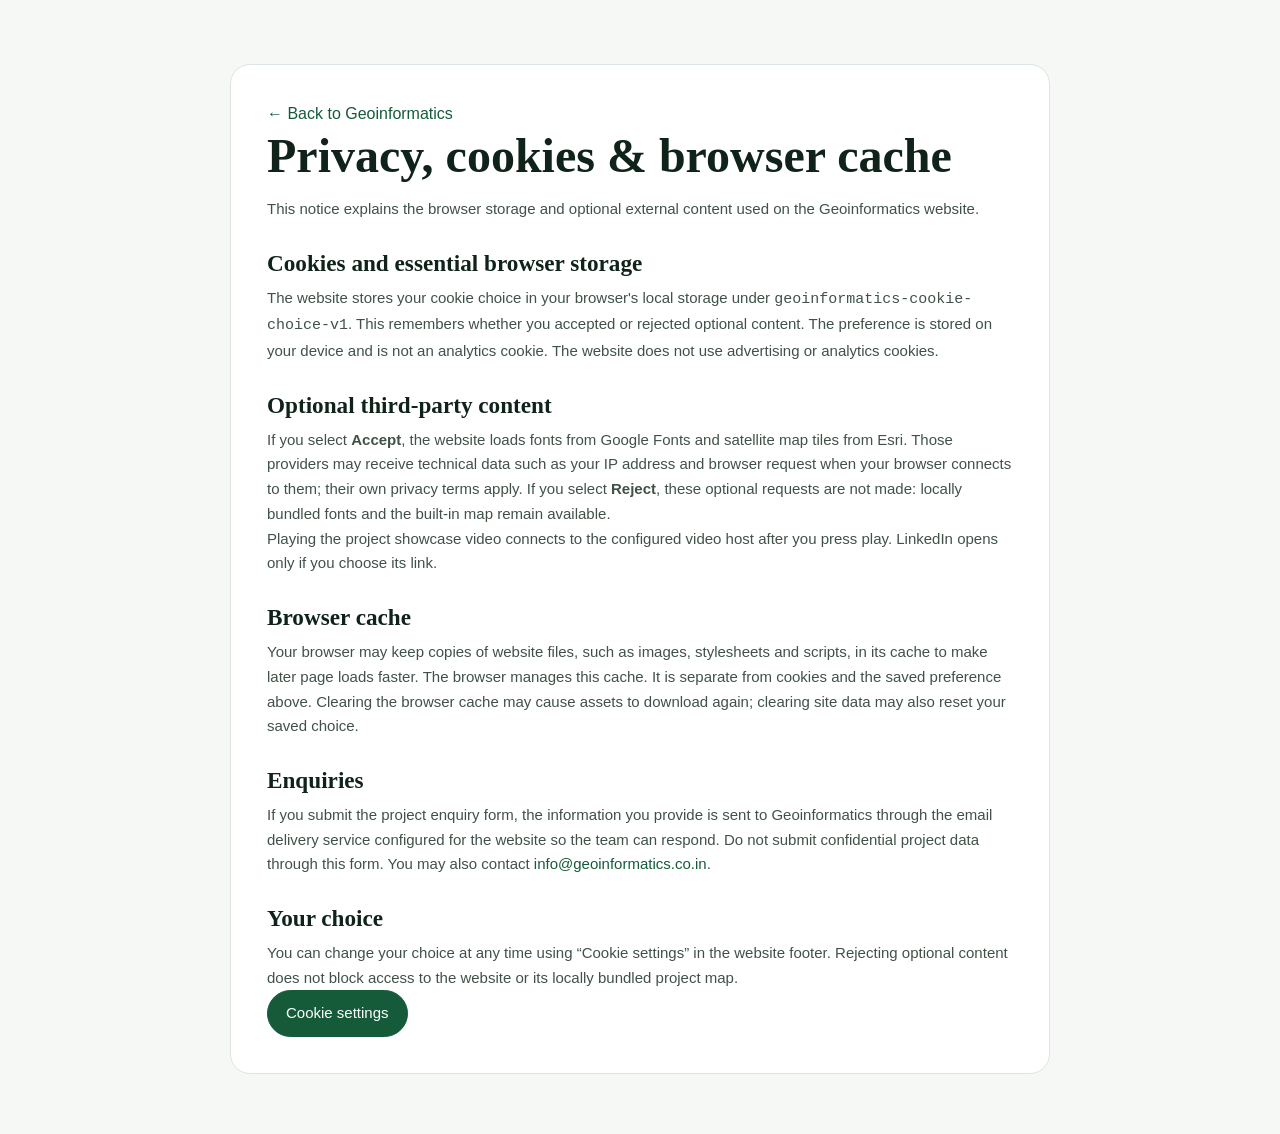
<file: privacy.html>
<!DOCTYPE html>
<html lang="en">
<head>
  <meta charset="UTF-8">
  <meta name="viewport" content="width=device-width, initial-scale=1">
  <meta name="description" content="Geoinformatics privacy, cookie and browser cache notice.">
  <meta name="theme-color" content="#155b3a">
  <title>Privacy, Cookies &amp; Browser Cache | Geoinformatics</title>
  <link rel="stylesheet" href="assets/site.css">
  <style>
    body{font-family:Arial,sans-serif;color:#10231a;background:#f6f8f5;line-height:1.65}
    main{width:min(820px,calc(100% - 36px));margin:64px auto;padding:36px;background:white;border:1px solid #dce5df;border-radius:20px}
    h1,h2{font-family:Georgia,serif;line-height:1.2}h1{font-size:clamp(2rem,6vw,3rem);margin:0 0 12px}h2{font-size:1.45rem;margin:28px 0 8px}
    p,li{font-size:15px;color:#405248}a{color:#155b3a}button{min-height:44px;padding:10px 18px;border-radius:999px;border:1px solid #155b3a;background:#155b3a;color:white;cursor:pointer}
  </style>
</head>
<body>
<main>
  <a href="index.html">← Back to Geoinformatics</a>
  <h1>Privacy, cookies &amp; browser cache</h1>
  <p>This notice explains the browser storage and optional external content used on the Geoinformatics website.</p>

  <h2>Cookies and essential browser storage</h2>
  <p>The website stores your cookie choice in your browser's local storage under <code>geoinformatics-cookie-choice-v1</code>. This remembers whether you accepted or rejected optional content. The preference is stored on your device and is not an analytics cookie. The website does not use advertising or analytics cookies.</p>

  <h2>Optional third-party content</h2>
  <p>If you select <strong>Accept</strong>, the website loads fonts from Google Fonts and satellite map tiles from Esri. Those providers may receive technical data such as your IP address and browser request when your browser connects to them; their own privacy terms apply. If you select <strong>Reject</strong>, these optional requests are not made: locally bundled fonts and the built-in map remain available.</p>
  <p>Playing the project showcase video connects to the configured video host after you press play. LinkedIn opens only if you choose its link.</p>

  <h2>Browser cache</h2>
  <p>Your browser may keep copies of website files, such as images, stylesheets and scripts, in its cache to make later page loads faster. The browser manages this cache. It is separate from cookies and the saved preference above. Clearing the browser cache may cause assets to download again; clearing site data may also reset your saved choice.</p>

  <h2>Enquiries</h2>
  <p>If you submit the project enquiry form, the information you provide is sent to Geoinformatics through the email delivery service configured for the website so the team can respond. Do not submit confidential project data through this form. You may also contact <a href="mailto:info@geoinformatics.co.in">info@geoinformatics.co.in</a>.</p>

  <h2>Your choice</h2>
  <p>You can change your choice at any time using “Cookie settings” in the website footer. Rejecting optional content does not block access to the website or its locally bundled project map.</p>
  <p><button type="button" id="privacy-settings">Cookie settings</button></p>
</main>
<script>
const KEY='geoinformatics-cookie-choice-v1';
document.getElementById('privacy-settings').addEventListener('click',()=>{try{localStorage.removeItem(KEY);}catch{} location.href='index.html#cookie-settings';});
</script>
</body>
</html>
</file>
<file: assets/vendor/leaflet/leaflet.css>
/* required styles */

.leaflet-pane,
.leaflet-tile,
.leaflet-marker-icon,
.leaflet-marker-shadow,
.leaflet-tile-container,
.leaflet-pane > svg,
.leaflet-pane > canvas,
.leaflet-zoom-box,
.leaflet-image-layer,
.leaflet-layer {
	position: absolute;
	left: 0;
	top: 0;
	}
.leaflet-container {
	overflow: hidden;
	}
.leaflet-tile,
.leaflet-marker-icon,
.leaflet-marker-shadow {
	-webkit-user-select: none;
	   -moz-user-select: none;
	        user-select: none;
	  -webkit-user-drag: none;
	}
/* Prevents IE11 from highlighting tiles in blue */
.leaflet-tile::selection {
	background: transparent;
}
/* Safari renders non-retina tile on retina better with this, but Chrome is worse */
.leaflet-safari .leaflet-tile {
	image-rendering: -webkit-optimize-contrast;
	}
/* hack that prevents hw layers "stretching" when loading new tiles */
.leaflet-safari .leaflet-tile-container {
	width: 1600px;
	height: 1600px;
	-webkit-transform-origin: 0 0;
	}
.leaflet-marker-icon,
.leaflet-marker-shadow {
	display: block;
	}
/* .leaflet-container svg: reset svg max-width decleration shipped in Joomla! (joomla.org) 3.x */
/* .leaflet-container img: map is broken in FF if you have max-width: 100% on tiles */
.leaflet-container .leaflet-overlay-pane svg {
	max-width: none !important;
	max-height: none !important;
	}
.leaflet-container .leaflet-marker-pane img,
.leaflet-container .leaflet-shadow-pane img,
.leaflet-container .leaflet-tile-pane img,
.leaflet-container img.leaflet-image-layer,
.leaflet-container .leaflet-tile {
	max-width: none !important;
	max-height: none !important;
	width: auto;
	padding: 0;
	}

.leaflet-container img.leaflet-tile {
	/* See: https://bugs.chromium.org/p/chromium/issues/detail?id=600120 */
	mix-blend-mode: plus-lighter;
}

.leaflet-container.leaflet-touch-zoom {
	-ms-touch-action: pan-x pan-y;
	touch-action: pan-x pan-y;
	}
.leaflet-container.leaflet-touch-drag {
	-ms-touch-action: pinch-zoom;
	/* Fallback for FF which doesn't support pinch-zoom */
	touch-action: none;
	touch-action: pinch-zoom;
}
.leaflet-container.leaflet-touch-drag.leaflet-touch-zoom {
	-ms-touch-action: none;
	touch-action: none;
}
.leaflet-container {
	-webkit-tap-highlight-color: transparent;
}
.leaflet-container a {
	-webkit-tap-highlight-color: rgba(51, 181, 229, 0.4);
}
.leaflet-tile {
	filter: inherit;
	visibility: hidden;
	}
.leaflet-tile-loaded {
	visibility: inherit;
	}
.leaflet-zoom-box {
	width: 0;
	height: 0;
	-moz-box-sizing: border-box;
	     box-sizing: border-box;
	z-index: 800;
	}
/* workaround for https://bugzilla.mozilla.org/show_bug.cgi?id=888319 */
.leaflet-overlay-pane svg {
	-moz-user-select: none;
	}

.leaflet-pane         { z-index: 400; }

.leaflet-tile-pane    { z-index: 200; }
.leaflet-overlay-pane { z-index: 400; }
.leaflet-shadow-pane  { z-index: 500; }
.leaflet-marker-pane  { z-index: 600; }
.leaflet-tooltip-pane   { z-index: 650; }
.leaflet-popup-pane   { z-index: 700; }

.leaflet-map-pane canvas { z-index: 100; }
.leaflet-map-pane svg    { z-index: 200; }

.leaflet-vml-shape {
	width: 1px;
	height: 1px;
	}
.lvml {
	behavior: url(#default#VML);
	display: inline-block;
	position: absolute;
	}


/* control positioning */

.leaflet-control {
	position: relative;
	z-index: 800;
	pointer-events: visiblePainted; /* IE 9-10 doesn't have auto */
	pointer-events: auto;
	}
.leaflet-top,
.leaflet-bottom {
	position: absolute;
	z-index: 1000;
	pointer-events: none;
	}
.leaflet-top {
	top: 0;
	}
.leaflet-right {
	right: 0;
	}
.leaflet-bottom {
	bottom: 0;
	}
.leaflet-left {
	left: 0;
	}
.leaflet-control {
	float: left;
	clear: both;
	}
.leaflet-right .leaflet-control {
	float: right;
	}
.leaflet-top .leaflet-control {
	margin-top: 10px;
	}
.leaflet-bottom .leaflet-control {
	margin-bottom: 10px;
	}
.leaflet-left .leaflet-control {
	margin-left: 10px;
	}
.leaflet-right .leaflet-control {
	margin-right: 10px;
	}


/* zoom and fade animations */

.leaflet-fade-anim .leaflet-popup {
	opacity: 0;
	-webkit-transition: opacity 0.2s linear;
	   -moz-transition: opacity 0.2s linear;
	        transition: opacity 0.2s linear;
	}
.leaflet-fade-anim .leaflet-map-pane .leaflet-popup {
	opacity: 1;
	}
.leaflet-zoom-animated {
	-webkit-transform-origin: 0 0;
	    -ms-transform-origin: 0 0;
	        transform-origin: 0 0;
	}
svg.leaflet-zoom-animated {
	will-change: transform;
}

.leaflet-zoom-anim .leaflet-zoom-animated {
	-webkit-transition: -webkit-transform 0.25s cubic-bezier(0,0,0.25,1);
	   -moz-transition:    -moz-transform 0.25s cubic-bezier(0,0,0.25,1);
	        transition:         transform 0.25s cubic-bezier(0,0,0.25,1);
	}
.leaflet-zoom-anim .leaflet-tile,
.leaflet-pan-anim .leaflet-tile {
	-webkit-transition: none;
	   -moz-transition: none;
	        transition: none;
	}

.leaflet-zoom-anim .leaflet-zoom-hide {
	visibility: hidden;
	}


/* cursors */

.leaflet-interactive {
	cursor: pointer;
	}
.leaflet-grab {
	cursor: -webkit-grab;
	cursor:    -moz-grab;
	cursor:         grab;
	}
.leaflet-crosshair,
.leaflet-crosshair .leaflet-interactive {
	cursor: crosshair;
	}
.leaflet-popup-pane,
.leaflet-control {
	cursor: auto;
	}
.leaflet-dragging .leaflet-grab,
.leaflet-dragging .leaflet-grab .leaflet-interactive,
.leaflet-dragging .leaflet-marker-draggable {
	cursor: move;
	cursor: -webkit-grabbing;
	cursor:    -moz-grabbing;
	cursor:         grabbing;
	}

/* marker & overlays interactivity */
.leaflet-marker-icon,
.leaflet-marker-shadow,
.leaflet-image-layer,
.leaflet-pane > svg path,
.leaflet-tile-container {
	pointer-events: none;
	}

.leaflet-marker-icon.leaflet-interactive,
.leaflet-image-layer.leaflet-interactive,
.leaflet-pane > svg path.leaflet-interactive,
svg.leaflet-image-layer.leaflet-interactive path {
	pointer-events: visiblePainted; /* IE 9-10 doesn't have auto */
	pointer-events: auto;
	}

/* visual tweaks */

.leaflet-container {
	background: #ddd;
	outline-offset: 1px;
	}
.leaflet-container a {
	color: #0078A8;
	}
.leaflet-zoom-box {
	border: 2px dotted #38f;
	background: rgba(255,255,255,0.5);
	}


/* general typography */
.leaflet-container {
	font-family: "Helvetica Neue", Arial, Helvetica, sans-serif;
	font-size: 12px;
	font-size: 0.75rem;
	line-height: 1.5;
	}


/* general toolbar styles */

.leaflet-bar {
	box-shadow: 0 1px 5px rgba(0,0,0,0.65);
	border-radius: 4px;
	}
.leaflet-bar a {
	background-color: #fff;
	border-bottom: 1px solid #ccc;
	width: 26px;
	height: 26px;
	line-height: 26px;
	display: block;
	text-align: center;
	text-decoration: none;
	color: black;
	}
.leaflet-bar a,
.leaflet-control-layers-toggle {
	background-position: 50% 50%;
	background-repeat: no-repeat;
	display: block;
	}
.leaflet-bar a:hover,
.leaflet-bar a:focus {
	background-color: #f4f4f4;
	}
.leaflet-bar a:first-child {
	border-top-left-radius: 4px;
	border-top-right-radius: 4px;
	}
.leaflet-bar a:last-child {
	border-bottom-left-radius: 4px;
	border-bottom-right-radius: 4px;
	border-bottom: none;
	}
.leaflet-bar a.leaflet-disabled {
	cursor: default;
	background-color: #f4f4f4;
	color: #bbb;
	}

.leaflet-touch .leaflet-bar a {
	width: 30px;
	height: 30px;
	line-height: 30px;
	}
.leaflet-touch .leaflet-bar a:first-child {
	border-top-left-radius: 2px;
	border-top-right-radius: 2px;
	}
.leaflet-touch .leaflet-bar a:last-child {
	border-bottom-left-radius: 2px;
	border-bottom-right-radius: 2px;
	}

/* zoom control */

.leaflet-control-zoom-in,
.leaflet-control-zoom-out {
	font: bold 18px 'Lucida Console', Monaco, monospace;
	text-indent: 1px;
	}

.leaflet-touch .leaflet-control-zoom-in, .leaflet-touch .leaflet-control-zoom-out  {
	font-size: 22px;
	}


/* layers control */

.leaflet-control-layers {
	box-shadow: 0 1px 5px rgba(0,0,0,0.4);
	background: #fff;
	border-radius: 5px;
	}
.leaflet-control-layers-toggle {
	background-image: url(images/layers.png);
	width: 36px;
	height: 36px;
	}
.leaflet-retina .leaflet-control-layers-toggle {
	background-image: url(images/layers-2x.png);
	background-size: 26px 26px;
	}
.leaflet-touch .leaflet-control-layers-toggle {
	width: 44px;
	height: 44px;
	}
.leaflet-control-layers .leaflet-control-layers-list,
.leaflet-control-layers-expanded .leaflet-control-layers-toggle {
	display: none;
	}
.leaflet-control-layers-expanded .leaflet-control-layers-list {
	display: block;
	position: relative;
	}
.leaflet-control-layers-expanded {
	padding: 6px 10px 6px 6px;
	color: #333;
	background: #fff;
	}
.leaflet-control-layers-scrollbar {
	overflow-y: scroll;
	overflow-x: hidden;
	padding-right: 5px;
	}
.leaflet-control-layers-selector {
	margin-top: 2px;
	position: relative;
	top: 1px;
	}
.leaflet-control-layers label {
	display: block;
	font-size: 13px;
	font-size: 1.08333em;
	}
.leaflet-control-layers-separator {
	height: 0;
	border-top: 1px solid #ddd;
	margin: 5px -10px 5px -6px;
	}

/* Default icon URLs */
.leaflet-default-icon-path { /* used only in path-guessing heuristic, see L.Icon.Default */
	background-image: url(images/marker-icon.png);
	}


/* attribution and scale controls */

.leaflet-container .leaflet-control-attribution {
	background: #fff;
	background: rgba(255, 255, 255, 0.8);
	margin: 0;
	}
.leaflet-control-attribution,
.leaflet-control-scale-line {
	padding: 0 5px;
	color: #333;
	line-height: 1.4;
	}
.leaflet-control-attribution a {
	text-decoration: none;
	}
.leaflet-control-attribution a:hover,
.leaflet-control-attribution a:focus {
	text-decoration: underline;
	}
.leaflet-attribution-flag {
	display: inline !important;
	vertical-align: baseline !important;
	width: 1em;
	height: 0.6669em;
	}
.leaflet-left .leaflet-control-scale {
	margin-left: 5px;
	}
.leaflet-bottom .leaflet-control-scale {
	margin-bottom: 5px;
	}
.leaflet-control-scale-line {
	border: 2px solid #777;
	border-top: none;
	line-height: 1.1;
	padding: 2px 5px 1px;
	white-space: nowrap;
	-moz-box-sizing: border-box;
	     box-sizing: border-box;
	background: rgba(255, 255, 255, 0.8);
	text-shadow: 1px 1px #fff;
	}
.leaflet-control-scale-line:not(:first-child) {
	border-top: 2px solid #777;
	border-bottom: none;
	margin-top: -2px;
	}
.leaflet-control-scale-line:not(:first-child):not(:last-child) {
	border-bottom: 2px solid #777;
	}

.leaflet-touch .leaflet-control-attribution,
.leaflet-touch .leaflet-control-layers,
.leaflet-touch .leaflet-bar {
	box-shadow: none;
	}
.leaflet-touch .leaflet-control-layers,
.leaflet-touch .leaflet-bar {
	border: 2px solid rgba(0,0,0,0.2);
	background-clip: padding-box;
	}


/* popup */

.leaflet-popup {
	position: absolute;
	text-align: center;
	margin-bottom: 20px;
	}
.leaflet-popup-content-wrapper {
	padding: 1px;
	text-align: left;
	border-radius: 12px;
	}
.leaflet-popup-content {
	margin: 13px 24px 13px 20px;
	line-height: 1.3;
	font-size: 13px;
	font-size: 1.08333em;
	min-height: 1px;
	}
.leaflet-popup-content p {
	margin: 17px 0;
	margin: 1.3em 0;
	}
.leaflet-popup-tip-container {
	width: 40px;
	height: 20px;
	position: absolute;
	left: 50%;
	margin-top: -1px;
	margin-left: -20px;
	overflow: hidden;
	pointer-events: none;
	}
.leaflet-popup-tip {
	width: 17px;
	height: 17px;
	padding: 1px;

	margin: -10px auto 0;
	pointer-events: auto;

	-webkit-transform: rotate(45deg);
	   -moz-transform: rotate(45deg);
	    -ms-transform: rotate(45deg);
	        transform: rotate(45deg);
	}
.leaflet-popup-content-wrapper,
.leaflet-popup-tip {
	background: white;
	color: #333;
	box-shadow: 0 3px 14px rgba(0,0,0,0.4);
	}
.leaflet-container a.leaflet-popup-close-button {
	position: absolute;
	top: 0;
	right: 0;
	border: none;
	text-align: center;
	width: 24px;
	height: 24px;
	font: 16px/24px Tahoma, Verdana, sans-serif;
	color: #757575;
	text-decoration: none;
	background: transparent;
	}
.leaflet-container a.leaflet-popup-close-button:hover,
.leaflet-container a.leaflet-popup-close-button:focus {
	color: #585858;
	}
.leaflet-popup-scrolled {
	overflow: auto;
	}

.leaflet-oldie .leaflet-popup-content-wrapper {
	-ms-zoom: 1;
	}
.leaflet-oldie .leaflet-popup-tip {
	width: 24px;
	margin: 0 auto;

	-ms-filter: "progid:DXImageTransform.Microsoft.Matrix(M11=0.70710678, M12=0.70710678, M21=-0.70710678, M22=0.70710678)";
	filter: progid:DXImageTransform.Microsoft.Matrix(M11=0.70710678, M12=0.70710678, M21=-0.70710678, M22=0.70710678);
	}

.leaflet-oldie .leaflet-control-zoom,
.leaflet-oldie .leaflet-control-layers,
.leaflet-oldie .leaflet-popup-content-wrapper,
.leaflet-oldie .leaflet-popup-tip {
	border: 1px solid #999;
	}


/* div icon */

.leaflet-div-icon {
	background: #fff;
	border: 1px solid #666;
	}


/* Tooltip */
/* Base styles for the element that has a tooltip */
.leaflet-tooltip {
	position: absolute;
	padding: 6px;
	background-color: #fff;
	border: 1px solid #fff;
	border-radius: 3px;
	color: #222;
	white-space: nowrap;
	-webkit-user-select: none;
	-moz-user-select: none;
	-ms-user-select: none;
	user-select: none;
	pointer-events: none;
	box-shadow: 0 1px 3px rgba(0,0,0,0.4);
	}
.leaflet-tooltip.leaflet-interactive {
	cursor: pointer;
	pointer-events: auto;
	}
.leaflet-tooltip-top:before,
.leaflet-tooltip-bottom:before,
.leaflet-tooltip-left:before,
.leaflet-tooltip-right:before {
	position: absolute;
	pointer-events: none;
	border: 6px solid transparent;
	background: transparent;
	content: "";
	}

/* Directions */

.leaflet-tooltip-bottom {
	margin-top: 6px;
}
.leaflet-tooltip-top {
	margin-top: -6px;
}
.leaflet-tooltip-bottom:before,
.leaflet-tooltip-top:before {
	left: 50%;
	margin-left: -6px;
	}
.leaflet-tooltip-top:before {
	bottom: 0;
	margin-bottom: -12px;
	border-top-color: #fff;
	}
.leaflet-tooltip-bottom:before {
	top: 0;
	margin-top: -12px;
	margin-left: -6px;
	border-bottom-color: #fff;
	}
.leaflet-tooltip-left {
	margin-left: -6px;
}
.leaflet-tooltip-right {
	margin-left: 6px;
}
.leaflet-tooltip-left:before,
.leaflet-tooltip-right:before {
	top: 50%;
	margin-top: -6px;
	}
.leaflet-tooltip-left:before {
	right: 0;
	margin-right: -12px;
	border-left-color: #fff;
	}
.leaflet-tooltip-right:before {
	left: 0;
	margin-left: -12px;
	border-right-color: #fff;
	}

/* Printing */

@media print {
	/* Prevent printers from removing background-images of controls. */
	.leaflet-control {
		-webkit-print-color-adjust: exact;
		print-color-adjust: exact;
		}
	}
</file>
<file: assets/site.css>
:root{
  --ink:#10231a;
  --ink-2:#193328;
  --forest:#155b3a;
  --forest-2:#1f7a50;
  --mint:#dff3e8;
  --lime:#a8d9b7;
  --cream:#f6f8f5;
  --white:#ffffff;
  --muted:#66736c;
  --border:rgba(16,35,26,.11);
  --shadow:0 24px 70px rgba(17,54,37,.10);
  --shadow-soft:0 14px 35px rgba(17,54,37,.065);
  --radius:22px;
}
*{box-sizing:border-box;margin:0;padding:0}
html{scroll-behavior:smooth}
body{
  font-family:"Manrope",sans-serif;
  color:var(--ink);
  background:var(--white);
  line-height:1.65;
  overflow-x:hidden;
}
a{text-decoration:none;color:inherit}
img{max-width:100%;display:block}
button,input,select,textarea{font:inherit}
[id]{scroll-margin-top:96px}

.container{width:min(1480px,calc(100% - 56px));margin:auto}
.eyebrow{
  display:inline-flex;align-items:center;gap:10px;
  font-size:11px;letter-spacing:.18em;text-transform:uppercase;
  font-weight:700;color:var(--forest-2)
}
.eyebrow:before{content:"";width:28px;height:1px;background:currentColor}
.section-title{
  font-family:"Playfair Display",serif;
  font-size:clamp(2.1rem,4vw,3.4rem);
  line-height:1.08;font-weight:500;letter-spacing:-.025em;
  margin-top:14px;
}
.section-copy{margin-top:16px;color:var(--muted);max-width:650px;font-size:15px}
.section{padding:104px 0}
.soft{background:linear-gradient(180deg,#f7faf7 0%,#f1f7f3 100%)}
.grid-3{display:grid;grid-template-columns:repeat(3,1fr);gap:22px}
.reveal{opacity:1;transform:none}
.reveal.visible{opacity:1;transform:none}

/* NAV */
.nav{
  position:fixed;inset:0 0 auto 0;z-index:500;
  transition:.3s ease;border-bottom:1px solid rgba(255,255,255,.08);
  background:linear-gradient(to bottom,rgba(7,39,24,.24),rgba(7,39,24,0))
}
.nav.scrolled{
  background:rgba(255,255,255,.92);
  backdrop-filter:blur(18px);
  border-color:var(--border);
  box-shadow:0 8px 30px rgba(0,0,0,.05)
}
.nav-inner{height:82px;display:flex;align-items:center;justify-content:space-between}
.brand{display:flex;align-items:center;gap:11px;color:white}
.nav.scrolled .brand{color:var(--ink)}
.brand img{height:46px;width:auto}
.brand-name{font-family:"Playfair Display",serif;font-size:19px;line-height:1}
.brand-sub{font-size:9px;letter-spacing:.16em;text-transform:uppercase;opacity:.72;margin-top:5px}
.nav-links{display:flex;align-items:center;gap:28px}
.nav-links a{font-size:13px;color:rgba(255,255,255,.85);font-weight:600}
.nav.scrolled .nav-links a{color:var(--muted)}
.nav-links a:hover{color:var(--mint)}
.nav.scrolled .nav-links a:hover{color:var(--forest)}
.nav-cta{
  padding:10px 17px;border:1px solid rgba(255,255,255,.42);
  border-radius:999px!important;color:#fff!important
}
.nav.scrolled .nav-cta{background:var(--forest);border-color:var(--forest);color:#fff!important}
.menu-btn{display:none;background:none;border:0;color:#fff;font-size:26px;cursor:pointer}
.nav.scrolled .menu-btn{color:var(--ink)}

/* HERO */

.hero > .container{
  width:100%;
  max-width:none;
  padding-left:clamp(28px,4vw,72px);
  padding-right:clamp(28px,4vw,72px);
}

.hero{
  min-height:100vh;position:relative;display:flex;align-items:center;
  background:
    linear-gradient(90deg,rgba(8,45,28,.76) 0%,rgba(12,62,38,.54) 43%,rgba(11,52,34,.16) 100%),
    url("cover.webp") center 44%/cover no-repeat;
  color:#fff;
  padding:112px 0 48px;
}
.hero:after{
  content:"";position:absolute;inset:auto 0 0;height:150px;
  background:linear-gradient(to top,rgba(13,61,39,.20),transparent);pointer-events:none
}
.hero-grid{
  position:relative;z-index:2;display:block;
  min-height:610px;
}
.hero-grid > div:first-child{
  max-width:760px;
  position:relative;
  z-index:3;
}
.hero-kicker{
  display:inline-flex;align-items:center;gap:10px;
  border:1px solid rgba(255,255,255,.18);background:rgba(255,255,255,.08);
  backdrop-filter:blur(8px);padding:8px 13px;border-radius:999px;
  font-size:11px;letter-spacing:.13em;text-transform:uppercase
}
.hero-kicker .dot{width:6px;height:6px;border-radius:50%;background:#8ee0ab;box-shadow:0 0 0 5px rgba(142,224,171,.12)}
.hero h1{
  font-family:"Playfair Display",serif;font-weight:500;
  font-size:clamp(3.25rem,5.5vw,5.65rem);line-height:.96;letter-spacing:-.04em;
  margin:24px 0;
  text-shadow:0 2px 18px rgba(5,31,20,.22)
}
.hero h1 em{color:#b9efc9;font-style:italic;font-weight:500}
.hero p{font-size:16px;color:rgba(255,255,255,.77);max-width:620px;line-height:1.8}
.hero-actions{display:flex;gap:12px;flex-wrap:wrap;margin-top:32px}
.btn{
  display:inline-flex;align-items:center;justify-content:center;gap:10px;
  border-radius:999px;padding:13px 21px;font-size:13px;font-weight:700;
  transition:.25s ease
}
.btn-primary{background:#fff;color:var(--forest)}
.btn-primary:hover{transform:translateY(-2px);box-shadow:0 14px 30px rgba(0,0,0,.15)}
.btn-ghost{border:1px solid rgba(255,255,255,.3);color:#fff;background:rgba(255,255,255,.05)}
.btn-ghost:hover{background:rgba(255,255,255,.12)}
.hero-stats{
  display:grid;grid-template-columns:repeat(3,1fr);gap:16px;
  margin-top:46px;padding-top:28px;border-top:1px solid rgba(255,255,255,.14)
}
.stat strong{display:block;font-family:"Playfair Display",serif;font-size:2.2rem;font-weight:500;color:#fff}
.stat > span{font-size:11px;letter-spacing:.05em;color:rgba(255,255,255,.62)}
.hero-panel{
  position:absolute;
  right:0;
  bottom:4px;
  width:min(500px,39vw);
  border:1px solid rgba(255,255,255,.34);
  border-radius:20px;
  padding:10px;
  background:rgba(255,255,255,.17);
  backdrop-filter:blur(14px);
  box-shadow:0 20px 55px rgba(10,45,29,.16);
}
.hero-panel-top{display:flex;align-items:center;justify-content:space-between;padding:5px 6px 9px}
.hero-panel-top span:first-child{font-size:12px;font-weight:700}
.hero-panel-top span:last-child{font-size:10px;color:rgba(255,255,255,.58)}
#client-map{height:270px;border-radius:14px;overflow:hidden}
.map-chip{
  display:flex;justify-content:space-between;align-items:center;gap:15px;
  margin-top:8px;background:rgba(255,255,255,.20);border-radius:11px;
  padding:8px 10px;color:rgba(255,255,255,.92);font-size:10px
}

/* capability strip */
.cap-strip{
  background:linear-gradient(90deg,#eef7f1 0%,#ffffff 50%,#eef7f1 100%);
  color:var(--ink);
  border-top:1px solid rgba(16,35,26,.08);
  border-bottom:1px solid rgba(16,35,26,.08)
}
.cap-row{display:grid;grid-template-columns:repeat(5,1fr)}
.cap-item{
  padding:22px 18px;border-right:1px solid rgba(16,35,26,.08);
  text-align:center;font-size:11px;letter-spacing:.09em;text-transform:uppercase;
  color:var(--forest);font-weight:700
}
.cap-item:last-child{border-right:0}

/* CARDS */
.card{
  background:#fff;border:1px solid var(--border);border-radius:var(--radius);
  overflow:hidden;box-shadow:0 0 0 rgba(0,0,0,0);
  transition:.32s cubic-bezier(.2,.7,.3,1)
}
.card:hover{transform:translateY(-7px);box-shadow:var(--shadow-soft);border-color:rgba(31,122,80,.26)}
.card-media{height:200px;overflow:hidden;position:relative}
.card-media img{width:100%;height:100%;object-fit:cover;transition:.55s ease}
.card:hover .card-media img{transform:scale(1.055)}
.card-media:after{content:"";position:absolute;inset:0;background:linear-gradient(to top,rgba(5,31,19,.38),transparent 55%)}
.card-body{padding:24px}
.card h3{font-size:18px;margin-bottom:8px;letter-spacing:-.015em}
.card p{font-size:13px;color:var(--muted)}
.tag{
  position:absolute;left:14px;bottom:14px;z-index:2;
  color:#fff;font-size:10px;letter-spacing:.12em;text-transform:uppercase;
  background:rgba(10,43,27,.56);backdrop-filter:blur(10px);
  border:1px solid rgba(255,255,255,.17);padding:6px 10px;border-radius:999px
}
.mini-list{margin-top:15px;display:flex;gap:7px;flex-wrap:wrap}
.mini-list span{font-size:10px;background:var(--cream);border:1px solid var(--border);padding:5px 8px;border-radius:999px;color:var(--muted)}

/* SERVICES */
.services-head{display:flex;justify-content:space-between;align-items:end;gap:30px;margin-bottom:44px}
.services-head .section-copy{margin:0;max-width:420px}
.service-card .card-media{height:175px}
.service-card .num{font-family:"Playfair Display",serif;color:var(--forest-2);font-size:13px;margin-bottom:10px}
.service-card ul{list-style:none;margin-top:15px;display:grid;gap:7px}
.service-card li{font-size:12px;color:var(--muted);display:flex;gap:8px}
.service-card li:before{content:"";width:5px;height:5px;border-radius:50%;background:var(--forest-2);margin-top:7px;flex:0 0 auto}

/* WHY */
.why-grid{display:grid;grid-template-columns:.9fr 1.1fr;gap:72px;align-items:center}
.why-image{position:relative}
.why-image img{width:100%;height:590px;object-fit:cover;border-radius:28px;box-shadow:var(--shadow)}
.floating-card{
  position:absolute;right:-26px;bottom:34px;width:min(290px,80%);
  background:#fff;border:1px solid var(--border);border-radius:20px;padding:20px;box-shadow:var(--shadow-soft)
}
.floating-card strong{font-family:"Playfair Display",serif;font-size:2rem;color:var(--forest);display:block}
.floating-card span{font-size:12px;color:var(--muted)}
.points{display:grid;gap:15px;margin-top:30px}
.point{display:grid;grid-template-columns:42px 1fr;gap:14px;align-items:start;padding:16px 0;border-bottom:1px solid var(--border)}
.point:last-child{border-bottom:0}
.point-icon{width:42px;height:42px;border-radius:14px;background:var(--mint);display:flex;align-items:center;justify-content:center;color:var(--forest);font-weight:700}
.point h4{font-size:14px;margin-bottom:4px}
.point p{font-size:12.5px;color:var(--muted)}

/* INDUSTRIES */
.industries .card-media{height:240px}
.industry-num{font-family:"Playfair Display",serif;font-size:1.8rem;color:var(--forest-2);margin-bottom:5px}

/* PROJECTS */
.project-toolbar{display:flex;justify-content:space-between;align-items:end;gap:24px;margin-bottom:36px}
.filters{display:flex;gap:8px;flex-wrap:wrap;justify-content:flex-end}
.filter-btn{
  border:1px solid var(--border);background:#fff;color:var(--muted);cursor:pointer;
  border-radius:999px;padding:8px 12px;font-size:11px;font-weight:600
}
.filter-btn.active,.filter-btn:hover{background:var(--forest);border-color:var(--forest);color:#fff}
.project-card{position:relative}
.project-card .card-media{height:245px}
.area-badge{
  position:absolute;top:14px;right:14px;z-index:2;background:rgba(255,255,255,.92);
  backdrop-filter:blur(10px);padding:6px 9px;border-radius:999px;font-size:10px;color:var(--ink)
}
.project-card .project-type{font-size:10px;letter-spacing:.12em;text-transform:uppercase;color:var(--forest-2);font-weight:700;margin-bottom:7px}

.project-meta{
  margin-top:14px;display:grid;grid-template-columns:1fr 1fr;gap:10px
}
.meta-box{
  background:var(--cream);border:1px solid var(--border);
  border-radius:12px;padding:10px 12px
}
.meta-box small{
  display:block;font-size:10px;letter-spacing:.10em;text-transform:uppercase;
  color:var(--muted);margin-bottom:4px
}
.meta-box span{font-size:12px;color:var(--ink);font-weight:600}
.project-directory{
  margin-top:56px;background:#fff;border:1px solid var(--border);
  border-radius:24px;overflow:hidden;box-shadow:var(--shadow-soft)
}
.directory-head{
  display:flex;justify-content:space-between;align-items:flex-end;gap:24px;
  padding:28px 28px 18px;background:linear-gradient(180deg,#f8fbf8 0%,#ffffff 100%);
  border-bottom:1px solid var(--border)
}
.directory-head h3{
  font-family:"Playfair Display",serif;font-size:1.7rem;font-weight:500;letter-spacing:-.02em
}
.directory-head p{font-size:13px;color:var(--muted);max-width:650px;margin-top:6px}
.directory-badges{display:flex;gap:8px;flex-wrap:wrap}
.directory-badges span{
  font-size:11px;padding:7px 10px;border-radius:999px;
  background:var(--cream);border:1px solid var(--border);color:var(--forest)
}
.table-wrap{overflow:auto}
.projects-table{
  width:100%;border-collapse:collapse;min-width:1180px;background:#fff
}
.projects-table thead th{
  position:sticky;top:0;background:#163d76;color:#fff;
  font-size:12px;font-weight:700;padding:13px 12px;text-align:left;white-space:nowrap
}
.projects-table tbody td{
  font-size:12px;padding:12px;border-bottom:1px solid #edf1ee;vertical-align:top;color:var(--ink)
}
.projects-table tbody tr:nth-child(even){background:#fbfcfb}
.projects-table tbody tr:hover{background:#f3f9f5}
.pill{
  display:inline-flex;align-items:center;gap:6px;padding:5px 9px;
  border-radius:999px;font-size:11px;font-weight:700;line-height:1;white-space:nowrap
}
.pill.client{background:#efe2af;color:#6a5320}
.pill.service{background:#f4dc89;color:#765b16}
.pill.service.green{background:#ccefc9;color:#1c6b2e}
.pill.service.blue{background:#d7e7ff;color:#2256a5}
.pill.service.purple{background:#eadbff;color:#6f3fb0}
.unit-chip{
  display:inline-flex;align-items:center;justify-content:center;
  min-width:58px;padding:5px 10px;border-radius:999px;
  background:#1d5a5d;color:#fff;font-size:11px;font-weight:700
}
.unit-chip.blue{background:#1e5ab0}
.unit-chip.gray{background:#59646d}
.note-box{
  margin:18px 28px 26px;padding:16px 18px;border-radius:16px;
  background:#f7faf8;border:1px solid var(--border);font-size:12.5px;color:var(--muted)
}
.note-box strong{color:var(--ink)}

.more-projects-wrap{margin-top:54px}
.more-projects-head{
  display:flex;justify-content:space-between;align-items:end;gap:24px;
  margin-bottom:24px
}
.more-projects-head h3{
  font-family:"Playfair Display",serif;font-size:1.8rem;font-weight:500;letter-spacing:-.02em
}
.more-projects-head p{font-size:13px;color:var(--muted);max-width:760px;margin-top:6px}

.more-projects-grid{
  display:grid;
  grid-template-columns:repeat(3,1fr);
  gap:22px;
  align-items:stretch
}
.mini-project{
  background:#fff;
  border:1px solid var(--border);
  border-radius:24px;
  overflow:hidden;
  transition:.25s ease;
  box-shadow:0 0 0 rgba(0,0,0,0);
  display:flex;
  flex-direction:column;
  min-height:320px;
  height:100%
}
.mini-project:hover{
  transform:translateY(-4px);
  box-shadow:var(--shadow-soft);
  border-color:rgba(31,122,80,.22)
}
.mini-project-media{
  height:185px;
  overflow:hidden;
  position:relative;
  margin:0
}
.mini-project-media img{
  width:100%;
  height:100%;
  object-fit:cover;
  display:block;
  transition:transform .45s ease
}
.mini-project:hover .mini-project-media img{transform:scale(1.05)}
.mini-project-media:after{
  content:"";
  position:absolute;
  inset:0;
  background:linear-gradient(to top,rgba(7,35,22,.18),transparent 60%)
}
.mini-project .topline{
  display:flex;
  justify-content:space-between;
  align-items:center;
  gap:12px;
  margin:18px 20px 10px
}
.mini-project .ptype{
  font-size:10px;
  letter-spacing:.12em;
  text-transform:uppercase;
  color:var(--forest-2);
  font-weight:700
}
.mini-project .code{
  font-size:10px;
  padding:5px 9px;
  border-radius:999px;
  background:var(--cream);
  border:1px solid var(--border);
  color:var(--muted)
}
.mini-project h4{
  font-size:16px;
  line-height:1.35;
  margin:0 20px 10px
}
.mini-project p{
  font-size:12.5px;
  color:var(--muted);
  line-height:1.7;
  margin:0 20px 20px;
  flex-grow:1
}
.spec-row{
  display:flex;
  flex-wrap:wrap;
  gap:8px;
  margin-top:14px
}
.spec{
  display:inline-flex;
  align-items:center;
  gap:6px;
  padding:7px 10px;
  border-radius:999px;
  background:#f7faf8;
  border:1px solid var(--border);
  font-size:11px;
  color:var(--ink)
}
.spec b{font-weight:700;color:var(--forest)}
@media(max-width:980px){
  .more-projects-grid{grid-template-columns:repeat(2,1fr)}
  .more-projects-head{flex-direction:column;align-items:flex-start}
}
@media(max-width:640px){
  .more-projects-grid{grid-template-columns:1fr}
}

@media(max-width:980px){
  .project-meta{grid-template-columns:1fr}
  .directory-head{flex-direction:column;align-items:flex-start}
}

/* VIDEO */
.video-section{padding:0;background:var(--ink);position:relative}
.video-wrap{position:relative;max-height:660px;overflow:hidden}
.video-wrap video{width:100%;max-height:660px;object-fit:cover;display:block;cursor:pointer}
.video-overlay{
  position:absolute;inset:0;background:linear-gradient(rgba(4,24,15,.38),rgba(4,24,15,.55));
  display:flex;align-items:center;justify-content:center;flex-direction:column;text-align:center;color:#fff;cursor:pointer
}
.play{width:86px;height:86px;border-radius:50%;border:1px solid rgba(255,255,255,.6);background:rgba(255,255,255,.12);backdrop-filter:blur(10px);display:grid;place-items:center;margin-bottom:18px;transition:.25s}
.video-overlay:hover .play{transform:scale(1.07);background:rgba(255,255,255,.18)}
.video-overlay h3{font-family:"Playfair Display",serif;font-size:clamp(2rem,4vw,3.4rem);font-weight:500}
.video-overlay p{margin-top:8px;font-size:12px;letter-spacing:.15em;text-transform:uppercase;color:rgba(255,255,255,.68)}
#mute-btn{display:none;position:absolute;right:22px;bottom:22px;z-index:4;border:1px solid rgba(255,255,255,.28);background:rgba(0,0,0,.4);color:#fff;border-radius:999px;padding:9px 13px;cursor:pointer}

/* ABOUT */
.about-grid{display:grid;grid-template-columns:1fr 1fr;gap:76px;align-items:center}
.about-photo{border-radius:28px;overflow:hidden;position:relative}
.about-photo img{width:100%;height:560px;object-fit:cover}
.about-copy p{font-size:14px;color:var(--muted);margin-top:16px}
.about-highlights{display:grid;grid-template-columns:1fr 1fr;gap:12px;margin-top:28px}
.about-hi{padding:16px;border:1px solid var(--border);border-radius:15px;background:var(--cream);font-size:12px;color:var(--muted)}
.about-hi b{color:var(--ink);display:block;margin-bottom:4px}

/* CONTACT */
.contact-shell{
  display:grid;grid-template-columns:.85fr 1.15fr;gap:58px;
  background:linear-gradient(135deg,#edf7f0 0%,#ffffff 100%);
  border:1px solid var(--border);border-radius:32px;padding:58px;color:var(--ink);
  box-shadow:var(--shadow)
}
.contact-shell .section-copy{color:rgba(255,255,255,.63)}
.contact-details{margin-top:30px;display:grid;gap:13px}
.contact-detail{padding:14px 0;border-bottom:1px solid var(--border)}
.contact-detail small{display:block;font-size:9px;text-transform:uppercase;letter-spacing:.16em;color:#96c5a7;margin-bottom:4px}
.contact-detail span{font-size:13px;color:rgba(255,255,255,.82)}
.form-card{background:#fff;color:var(--ink);border-radius:24px;padding:28px}
.form-grid{display:grid;grid-template-columns:1fr 1fr;gap:14px}
.field{margin-bottom:14px}
.field label{display:block;font-size:11px;color:var(--muted);margin-bottom:6px}
.field input,.field select,.field textarea{
  width:100%;border:1px solid var(--border);border-radius:12px;padding:11px 12px;
  outline:none;background:#fbfcfb;color:var(--ink)
}
.field input:focus,.field select:focus,.field textarea:focus{border-color:var(--forest-2);box-shadow:0 0 0 3px rgba(31,122,80,.08)}
.field textarea{min-height:110px;resize:vertical}
.submit{width:100%;border:0;border-radius:12px;padding:12px;background:var(--forest);color:#fff;font-weight:700;cursor:pointer}
.submit:hover{background:#0f472d}

/* FOOTER */
footer{background:#103424;color:#fff;padding:64px 0 30px}
.footer-grid{display:grid;grid-template-columns:1.6fr 1fr 1fr 1fr;gap:42px}
.footer-brand p{color:rgba(255,255,255,.48);font-size:12.5px;max-width:360px;margin-top:15px}
.footer-col h4{font-size:10px;letter-spacing:.15em;text-transform:uppercase;color:#9ac7aa;margin-bottom:15px}
.footer-col a{display:block;font-size:12.5px;color:rgba(255,255,255,.61);margin:8px 0}
.footer-col a:hover{color:#fff}
.footer-bottom{margin-top:44px;padding-top:22px;border-top:1px solid rgba(255,255,255,.09);display:flex;justify-content:space-between;gap:20px;align-items:center}
.footer-bottom p{font-size:11px;color:rgba(255,255,255,.38)}
.linkedin{display:inline-flex;align-items:center;gap:8px;margin-top:18px;border:1px solid rgba(255,255,255,.13);border-radius:999px;padding:8px 12px;color:rgba(255,255,255,.82);font-size:11px}

/* Leaflet */
.leaflet-container{font-family:"Manrope",sans-serif}
.leaflet-popup-content-wrapper{border-radius:14px!important}
.leaflet-popup-content{font-size:12px!important}
.leaflet-popup-content strong{display:block;color:var(--forest);font-size:13px}
.leaflet-popup-content span{display:block;color:var(--muted);font-size:10px;margin-top:2px}

/* RESPONSIVE */
@media(max-width:980px){
  .hero-grid,.why-grid,.about-grid,.contact-shell{grid-template-columns:1fr}
  .hero{padding-top:120px}
  .hero-grid{min-height:auto}
  .hero > .container{
    padding-left:24px;
    padding-right:24px;
  }
  .hero-panel{
    position:relative;
    right:auto;
    bottom:auto;
    width:100%;
    max-width:700px;
    margin-top:38px;
  }
  #client-map{height:340px}
  .grid-3{grid-template-columns:repeat(2,1fr)}
  .footer-grid{grid-template-columns:1fr 1fr}
  .nav-links{
    display:none;position:absolute;top:82px;left:24px;right:24px;
    background:#fff;border:1px solid var(--border);border-radius:18px;padding:14px;
    box-shadow:var(--shadow-soft);flex-direction:column;align-items:stretch;gap:0
  }
  .nav-links.open{display:flex}
  .nav-links a,.nav.scrolled .nav-links a{color:var(--ink);padding:11px 8px}
  .nav-cta{text-align:center;background:var(--forest)!important;color:#fff!important;margin-top:6px}
  .menu-btn{display:block}
  .services-head,.project-toolbar{align-items:flex-start;flex-direction:column}
  .filters{justify-content:flex-start}
  .floating-card{right:20px}
  .cap-row{grid-template-columns:repeat(2,1fr)}
}
@media(max-width:640px){
  .container{width:min(100% - 28px,1480px)}
  .section{padding:76px 0}
  .hero h1{font-size:3.25rem}
  .hero-grid{gap:40px}
  #client-map{height:340px}
  .hero-stats{gap:8px}
  .stat strong{font-size:1.75rem}
  .grid-3{grid-template-columns:1fr}
  .form-grid,.about-highlights{grid-template-columns:1fr}
  .contact-shell{padding:30px 20px;border-radius:24px}
  .footer-grid{grid-template-columns:1fr}
  .footer-bottom{align-items:flex-start;flex-direction:column}
  .why-image img,.about-photo img{height:430px}
  .cap-row{grid-template-columns:1fr 1fr}
}

/* Corrections: accessible controls, resilient content, consistent portfolio. */
[hidden]{display:none!important}
:focus-visible{outline:3px solid #248852;outline-offset:4px}
.skip-link{position:fixed;left:16px;top:-100px;padding:12px 18px;background:#fff;color:var(--ink);z-index:2000}
.skip-link:focus{top:12px}
.hero-grid{display:grid;grid-template-columns:minmax(0,1.25fr) minmax(0,.85fr);gap:36px;align-items:center}
.hero-grid > div:first-child{min-width:0}
.hero-panel{position:relative;right:auto;bottom:auto;width:100%;align-self:end}
.hero h1{font-size:clamp(2.8rem,5vw,5.65rem)}
.brand img{aspect-ratio:auto;height:46px;width:auto}
#projectGrid{align-items:stretch}
#projectGrid .card-media,#projectGrid .mini-project-media{height:220px;flex-shrink:0}
#projectGrid article{display:flex;flex-direction:column}
#projectGrid .card-body{flex:1}
.filters{max-width:600px}
.filter-btn,.menu-btn{min-height:44px}
.video-overlay{width:100%;border:0;font:inherit}
.video-title{font-family:"Playfair Display",serif;font-size:clamp(1.8rem,4vw,3.4rem)}
.video-caption{margin-top:8px;font-size:12px;text-transform:uppercase;letter-spacing:.15em}
.video-wrap video{aspect-ratio:16/9;background:#10231a}
.video-status{position:absolute;bottom:68px;left:20px;right:20px;color:#fff;background:#10231a;border-radius:8px}
.video-status:not(:empty){padding:12px}
.form-note,#form-status,#email-fallback{font-size:12px;line-height:1.7;margin:12px 0}
#form-status[data-state="error"]{color:#9d2424}
#form-status[data-state="success"]{color:#155b3a}
#email-fallback{text-decoration:underline;display:block;overflow-wrap:anywhere}
.submit:disabled{opacity:.65;cursor:wait}
.honeypot{position:absolute;left:-9999px}
.map-fallback{padding:20px;background:#153b29;color:#fff;font-size:14px}
.leaflet-control-attribution{font-size:9px!important;max-width:300px}
footer .footer-brand p,footer .footer-col a,footer .footer-bottom p{color:#c2d2c8}
.hero p,.stat > span{color:#e0eae4}
@media(max-width:980px){.hero-grid{grid-template-columns:1fr}.hero-panel{max-width:700px}.hero h1{font-size:clamp(2.65rem,7vw,4.75rem)}}
@media(max-width:640px){.field input,.field select,.field textarea{font-size:16px}.hero-stats{gap:12px}.stat > span{font-size:11px}.contact-shell{gap:30px}#client-map{height:270px}.hero h1{font-size:clamp(2.4rem,10vw,3.25rem)}}
@media(prefers-reduced-motion:reduce){html{scroll-behavior:auto}*,*:before,*:after{animation:none!important;transition:none!important}.card:hover,.mini-project:hover,.card:hover img,.mini-project:hover img{transform:none}}

#client-map{background:#102f3c}

.cookie-banner{position:fixed;z-index:1200;left:20px;right:20px;bottom:20px;max-width:900px;margin:auto;padding:22px 24px;display:flex;gap:26px;align-items:center;justify-content:space-between;background:#fff;color:#10231a;border:1px solid #cadbd0;border-radius:16px;box-shadow:0 14px 45px rgba(0,0,0,.22)}
.cookie-banner[hidden]{display:none}
.cookie-copy{max-width:650px}
.cookie-copy h2{font-family:"Playfair Display",Georgia,serif;font-size:20px;margin:0 0 6px}
.cookie-copy p{font-size:13px;line-height:1.55;margin:0 0 8px;color:#43554a}
.cookie-copy a{font-size:13px;color:#155b3a;text-decoration:underline}
.cookie-actions{display:flex;flex-direction:column;gap:9px;min-width:130px}
.cookie-button{min-height:44px;border-radius:999px;padding:10px 18px;font:600 14px "Manrope",Arial,sans-serif;cursor:pointer}
.cookie-accept{border:1px solid #155b3a;background:#155b3a;color:white}
.cookie-reject{border:1px solid #627168;background:#fff;color:#173a2a}
.cookie-settings-link{margin:8px 0 0;padding:5px 0;background:transparent;border:0;color:#dbe9df;text-decoration:underline;font:inherit;font-size:11px;cursor:pointer}
.cookie-status{font-size:12px!important;color:#155b3a!important}
@media(max-width:640px){.cookie-banner{left:12px;right:12px;bottom:12px;padding:18px;display:block;max-height:85vh;overflow:auto}.cookie-actions{flex-direction:row;margin-top:14px}.cookie-actions button{flex:1}}
</file>
